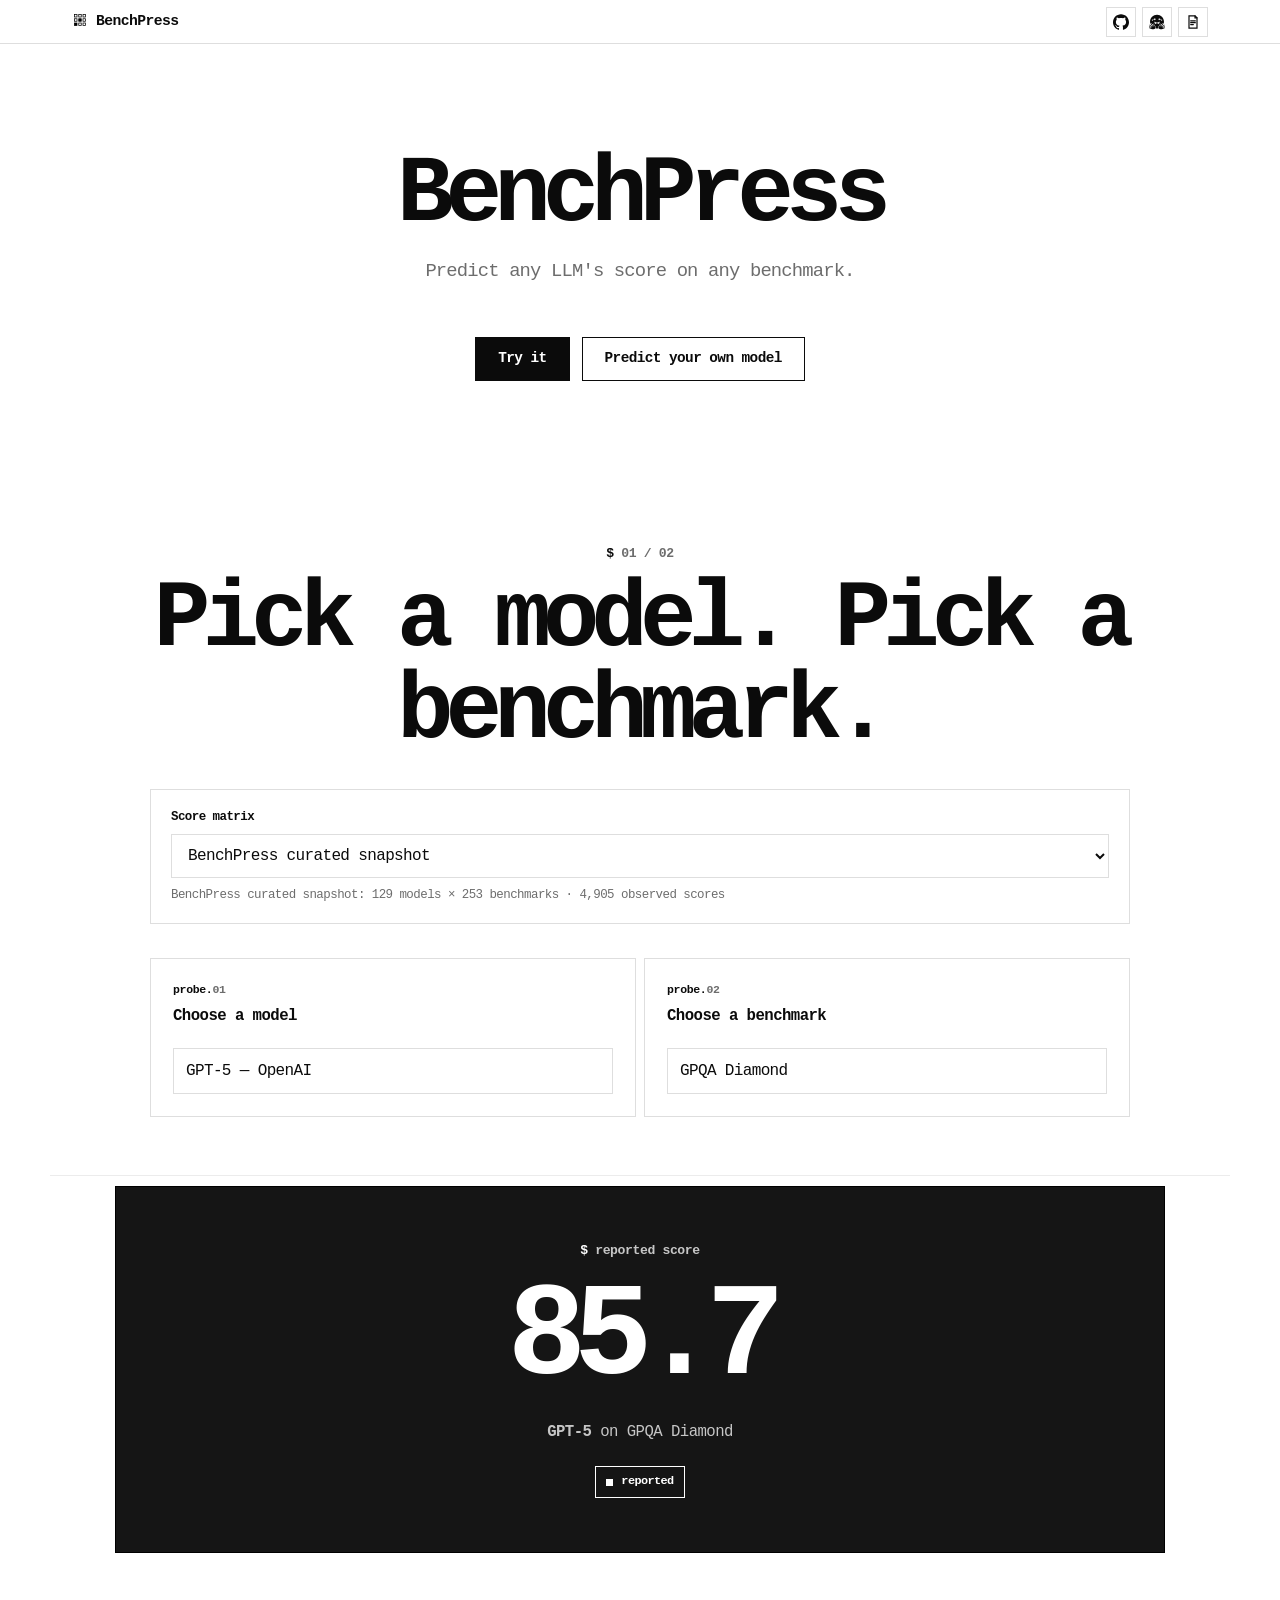
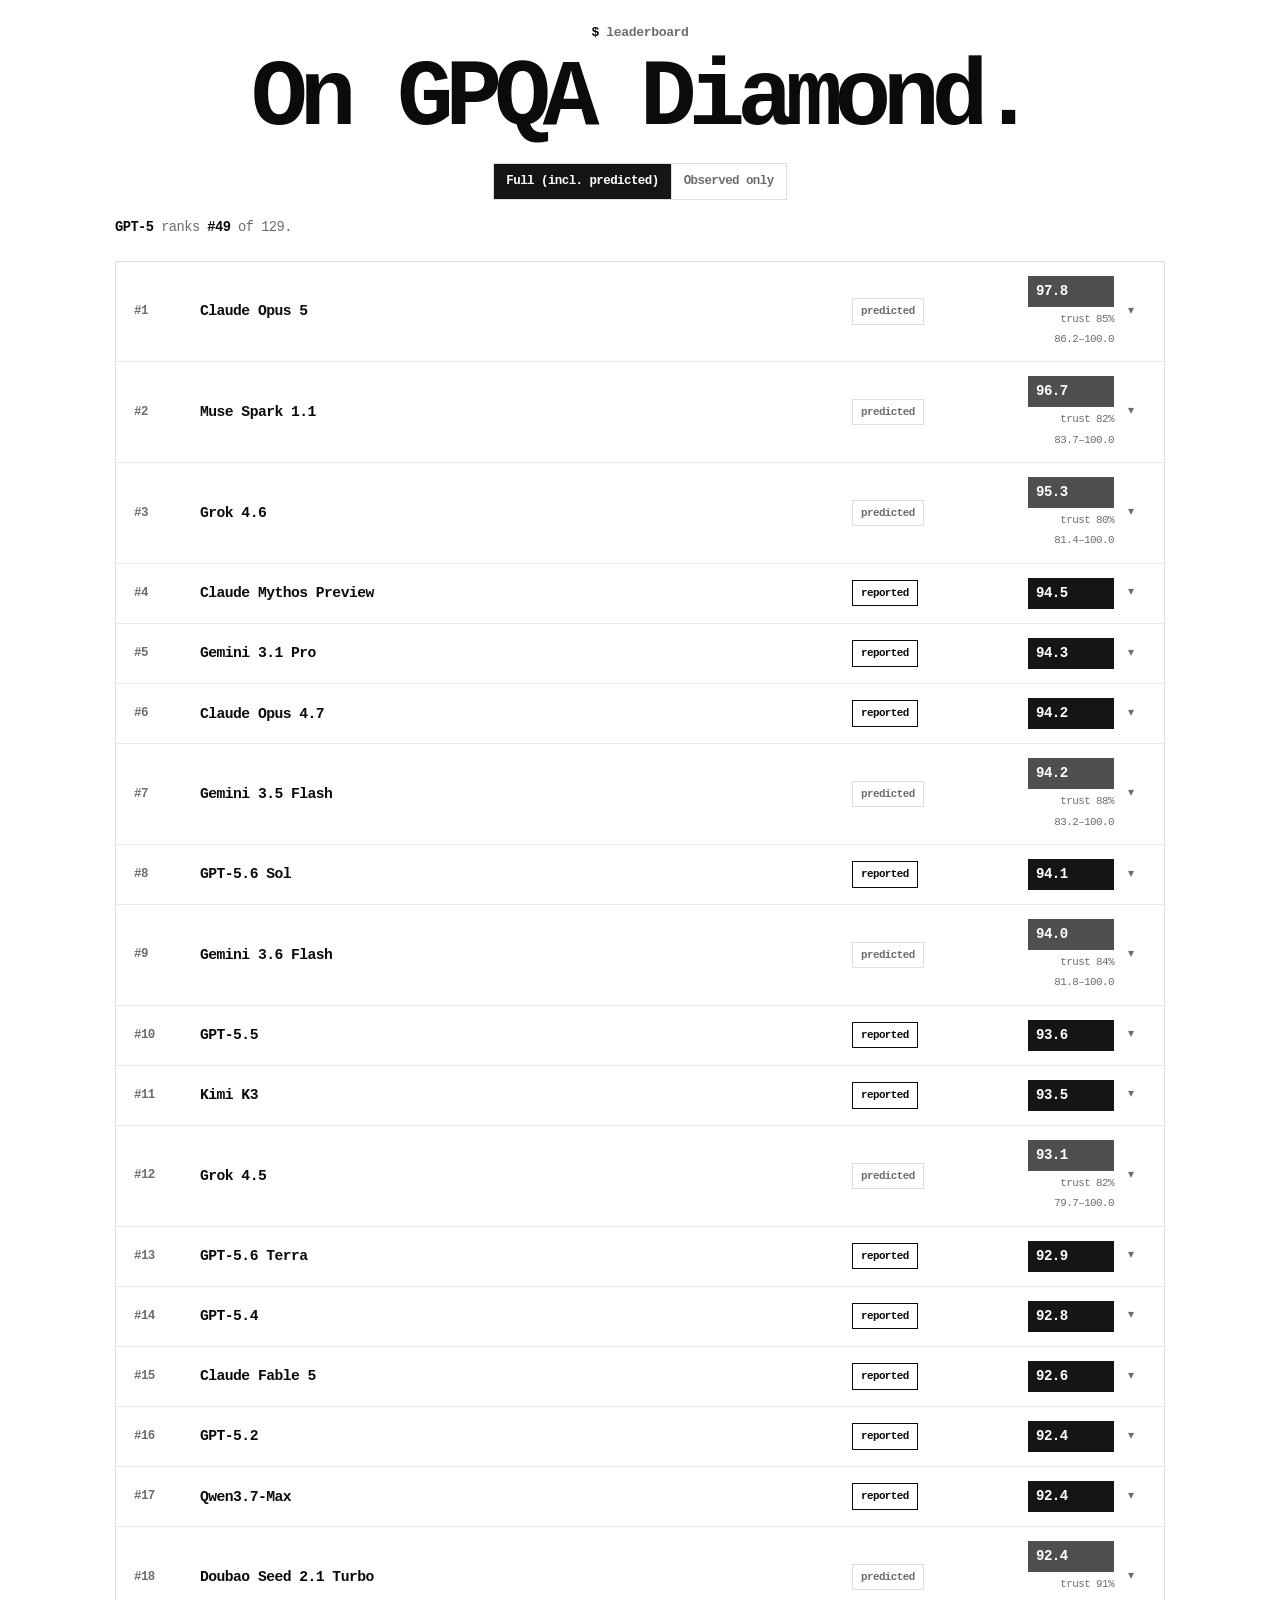
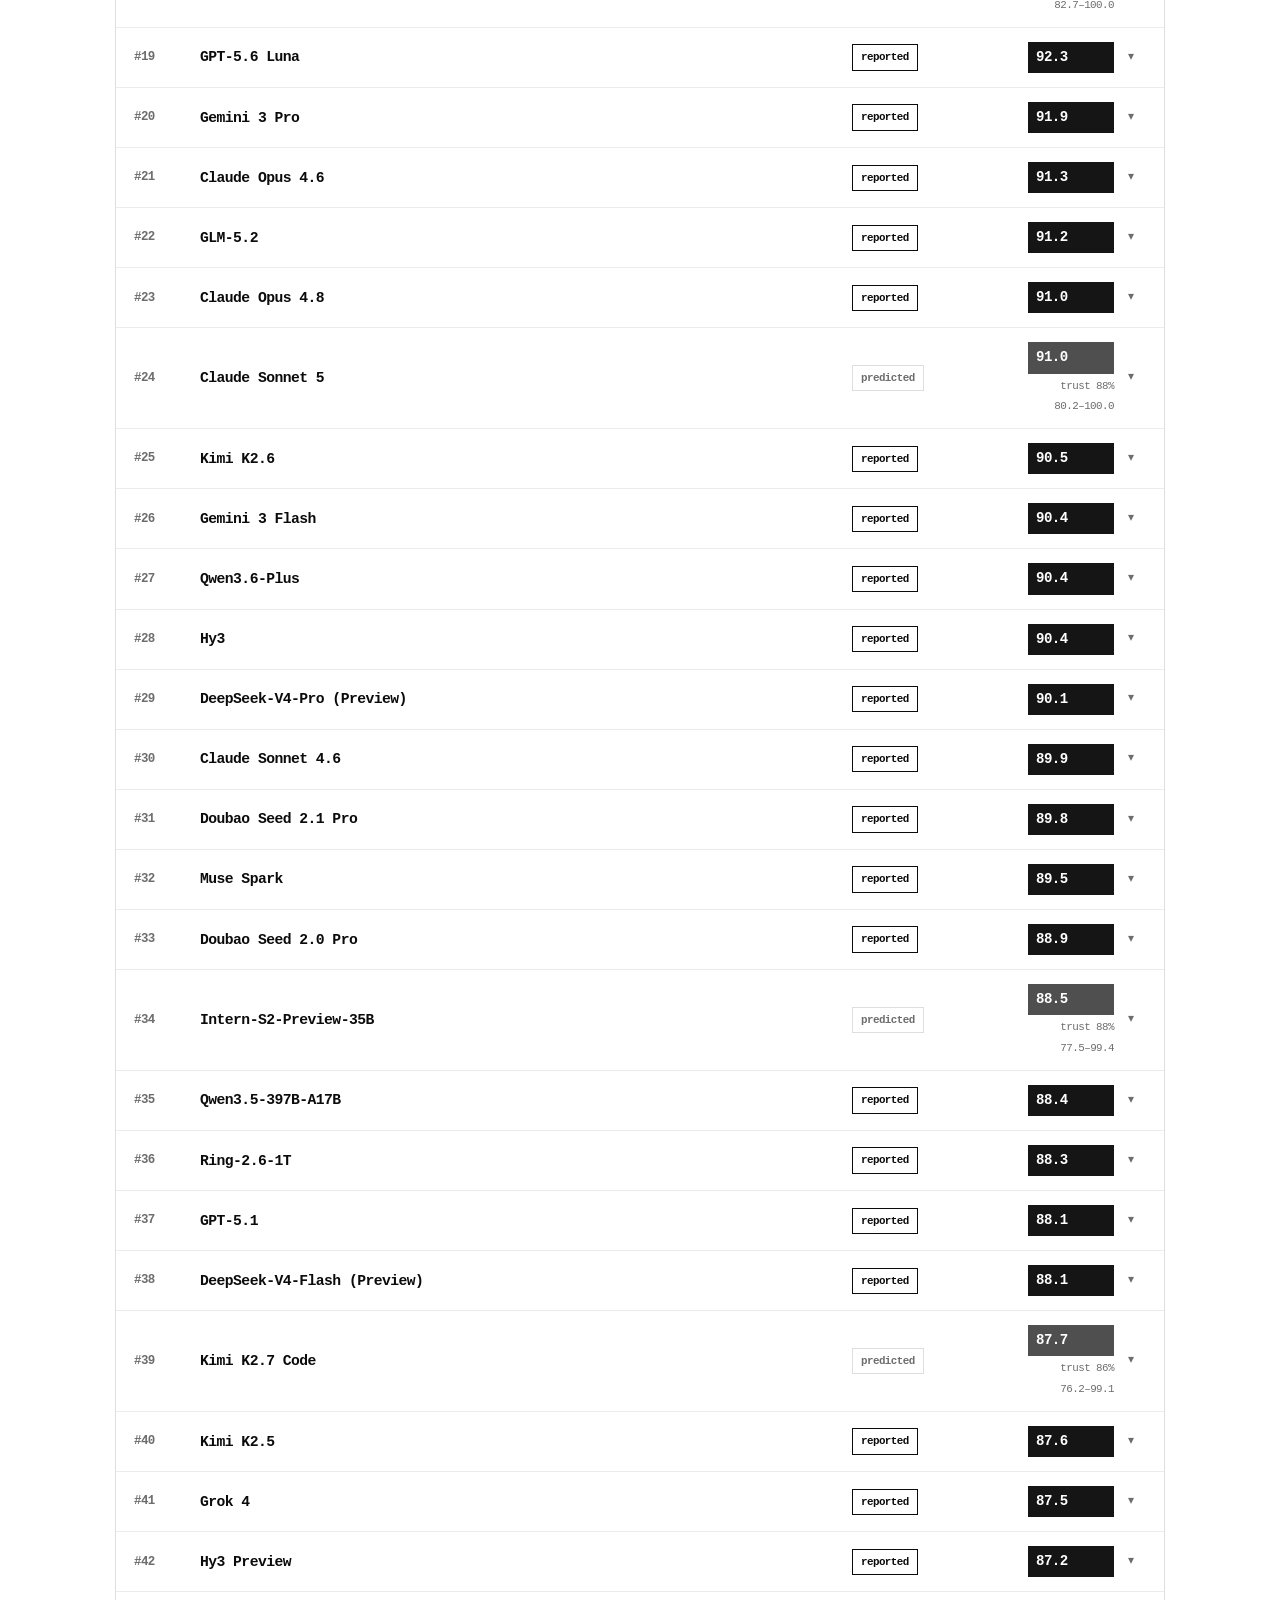
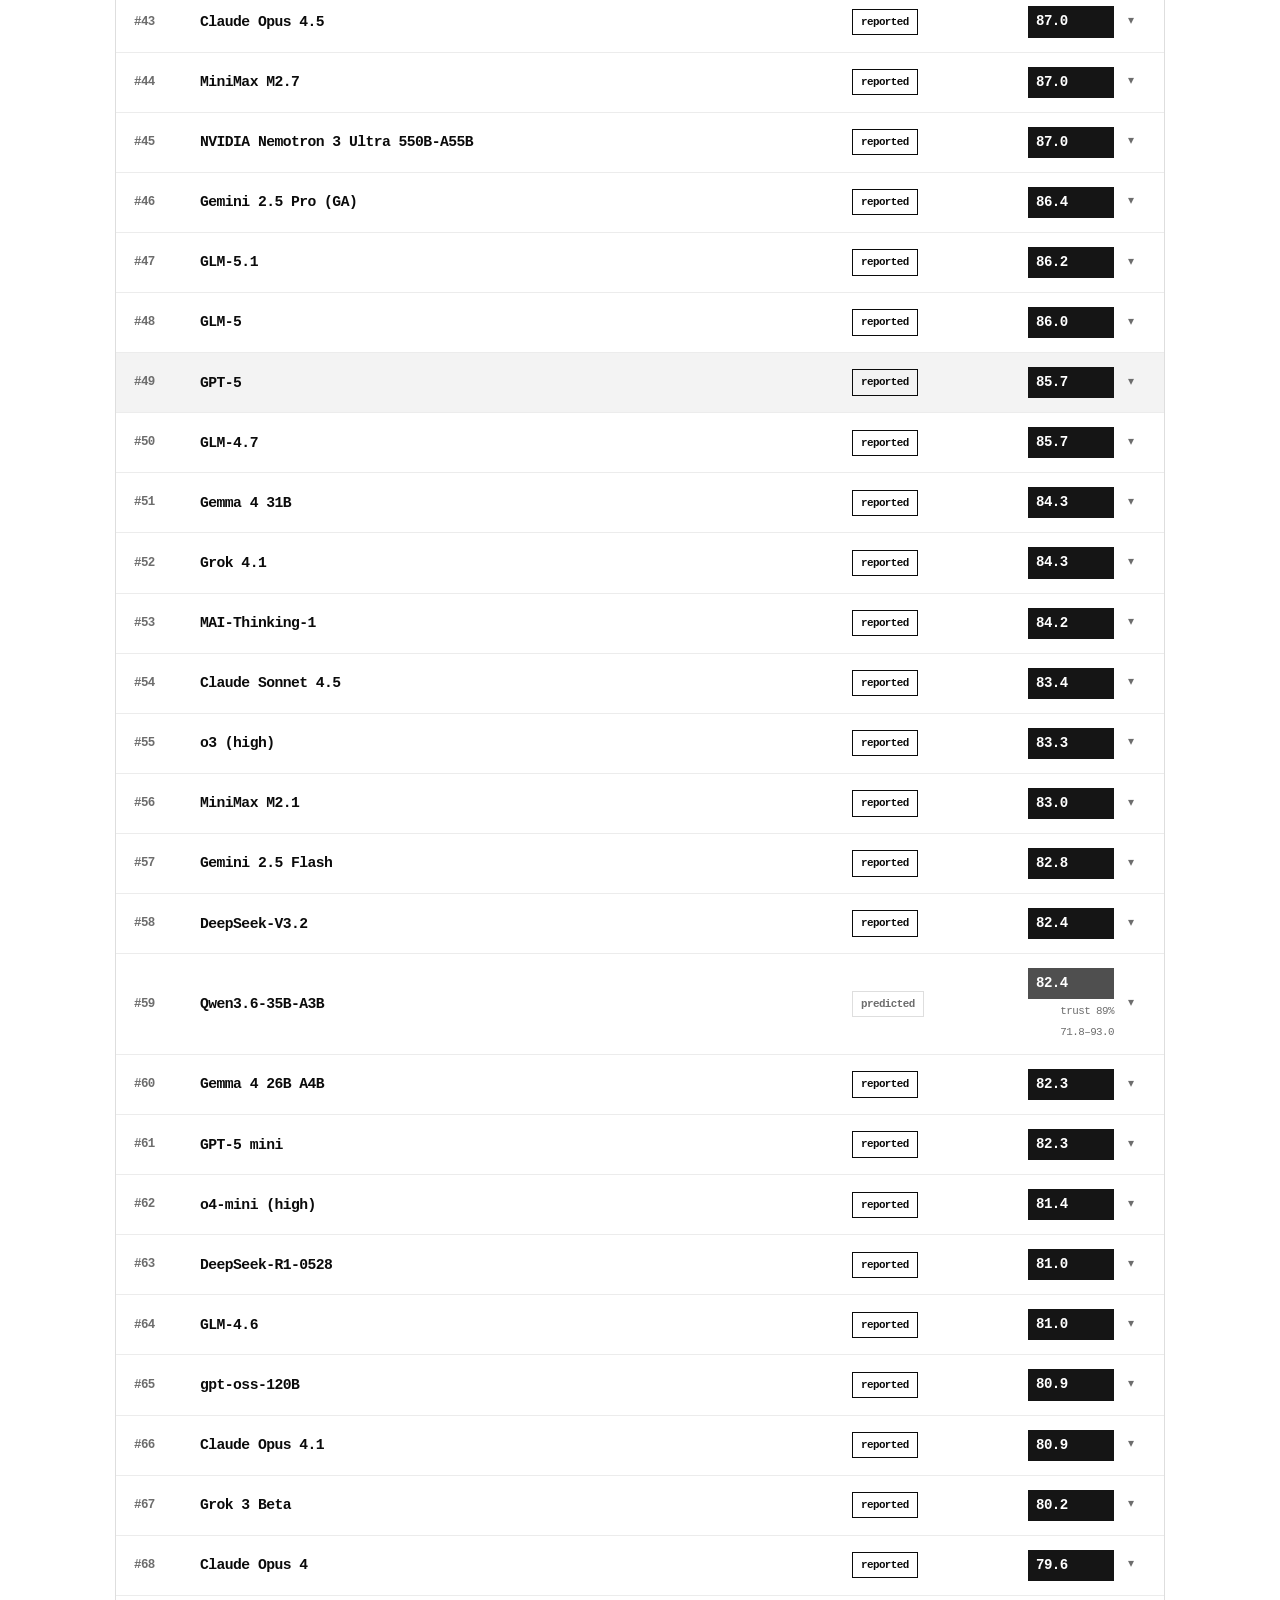
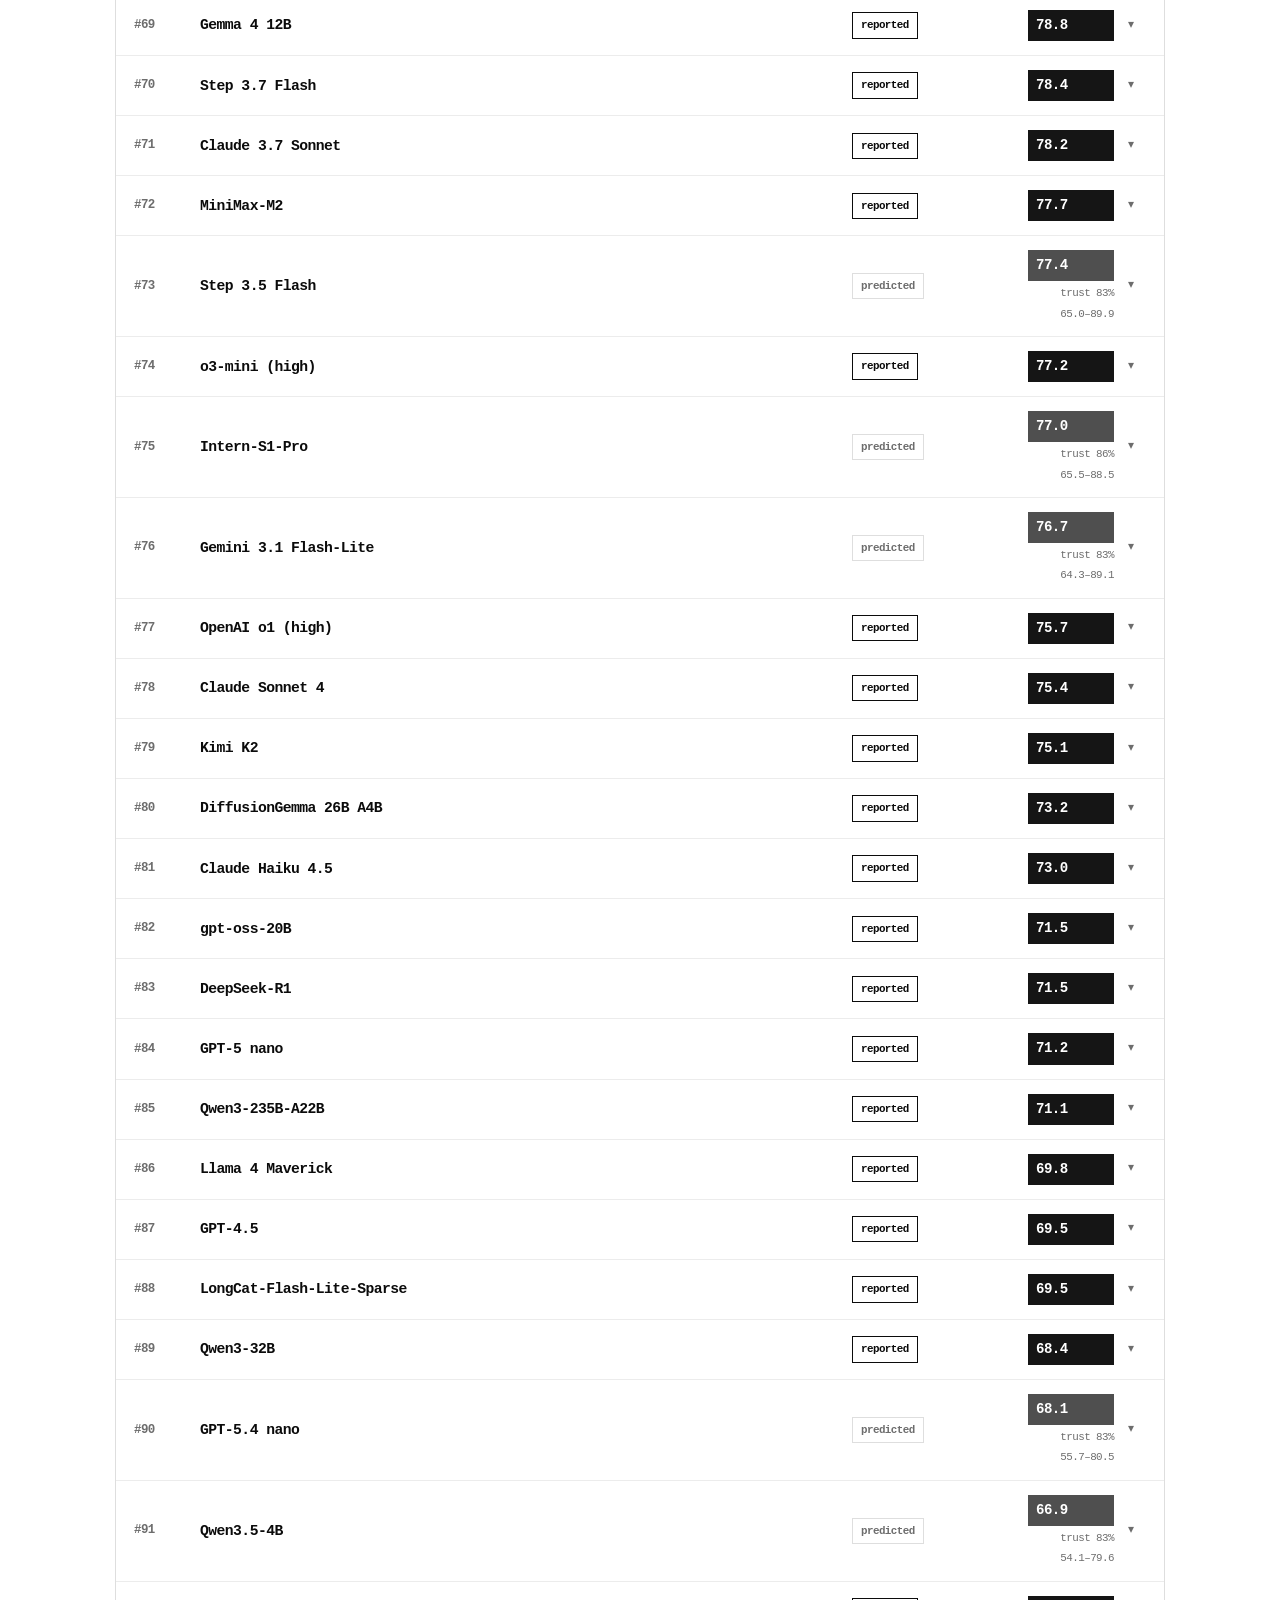
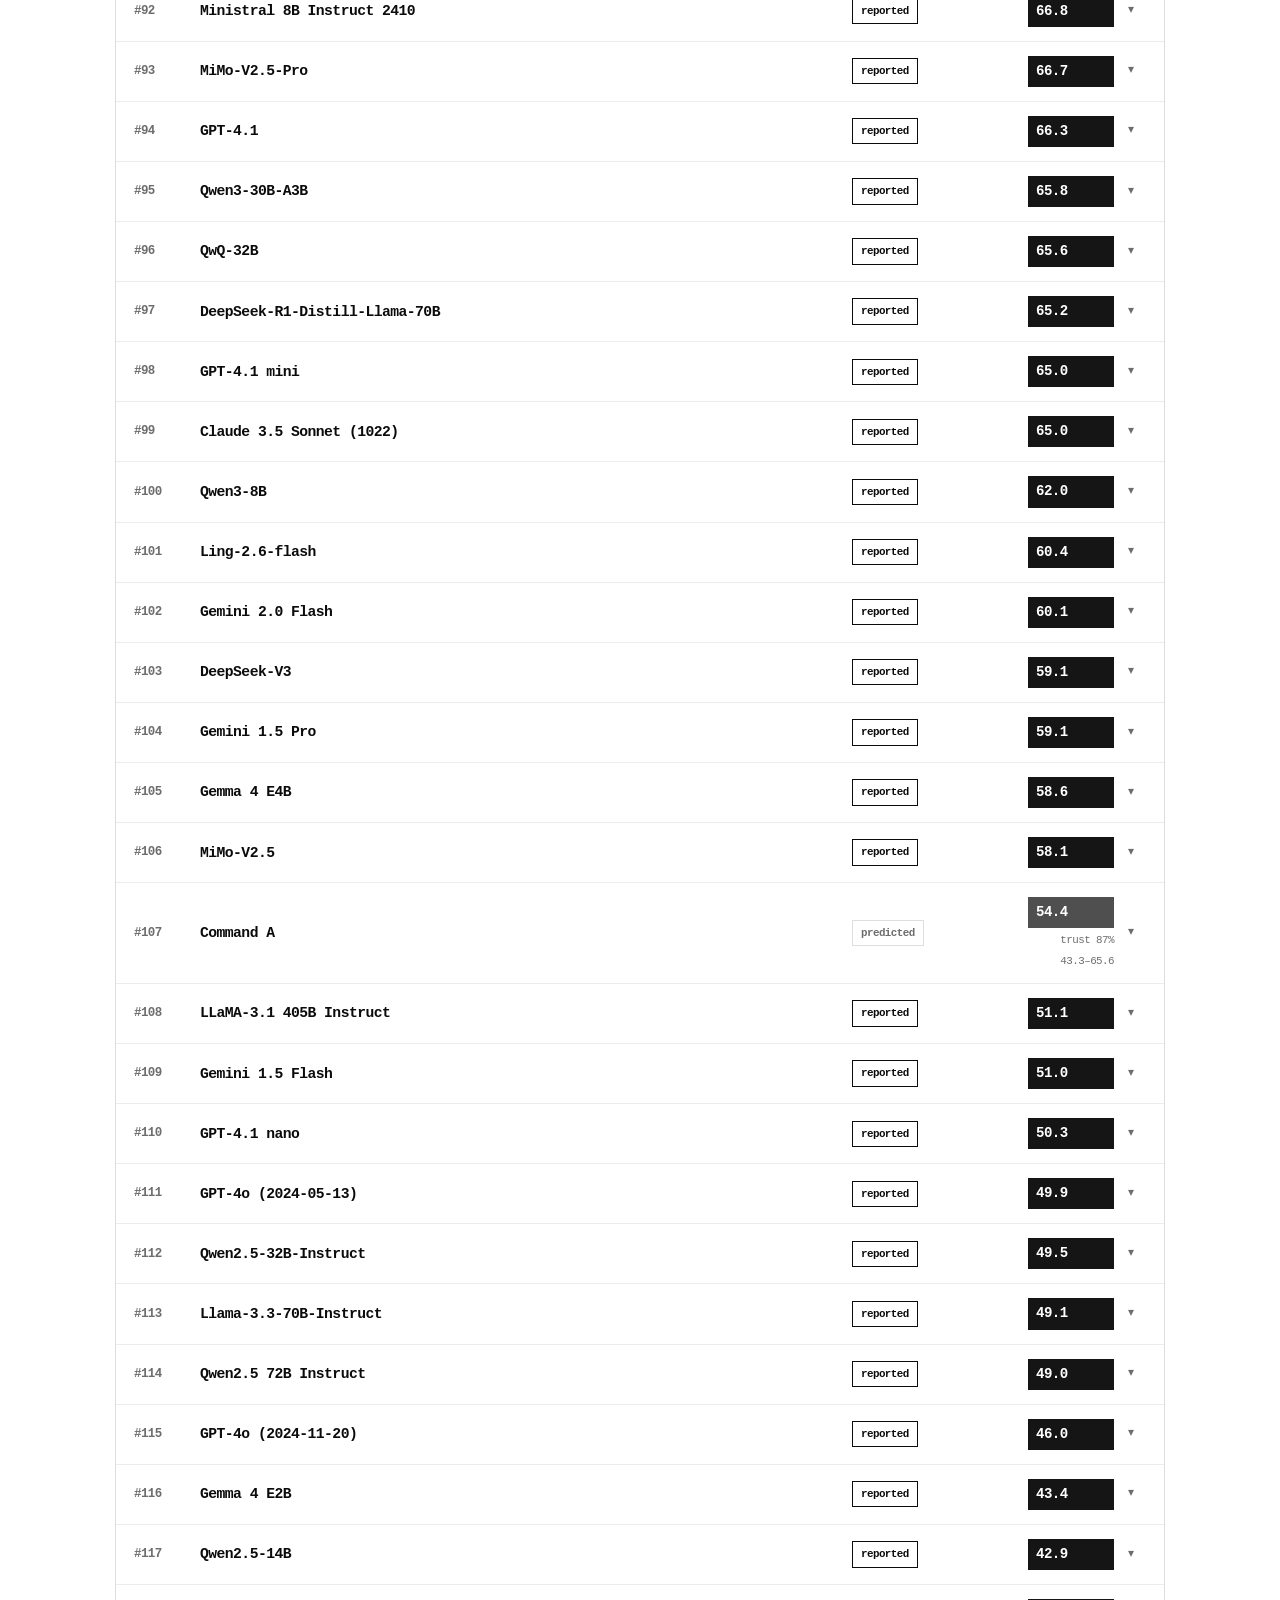
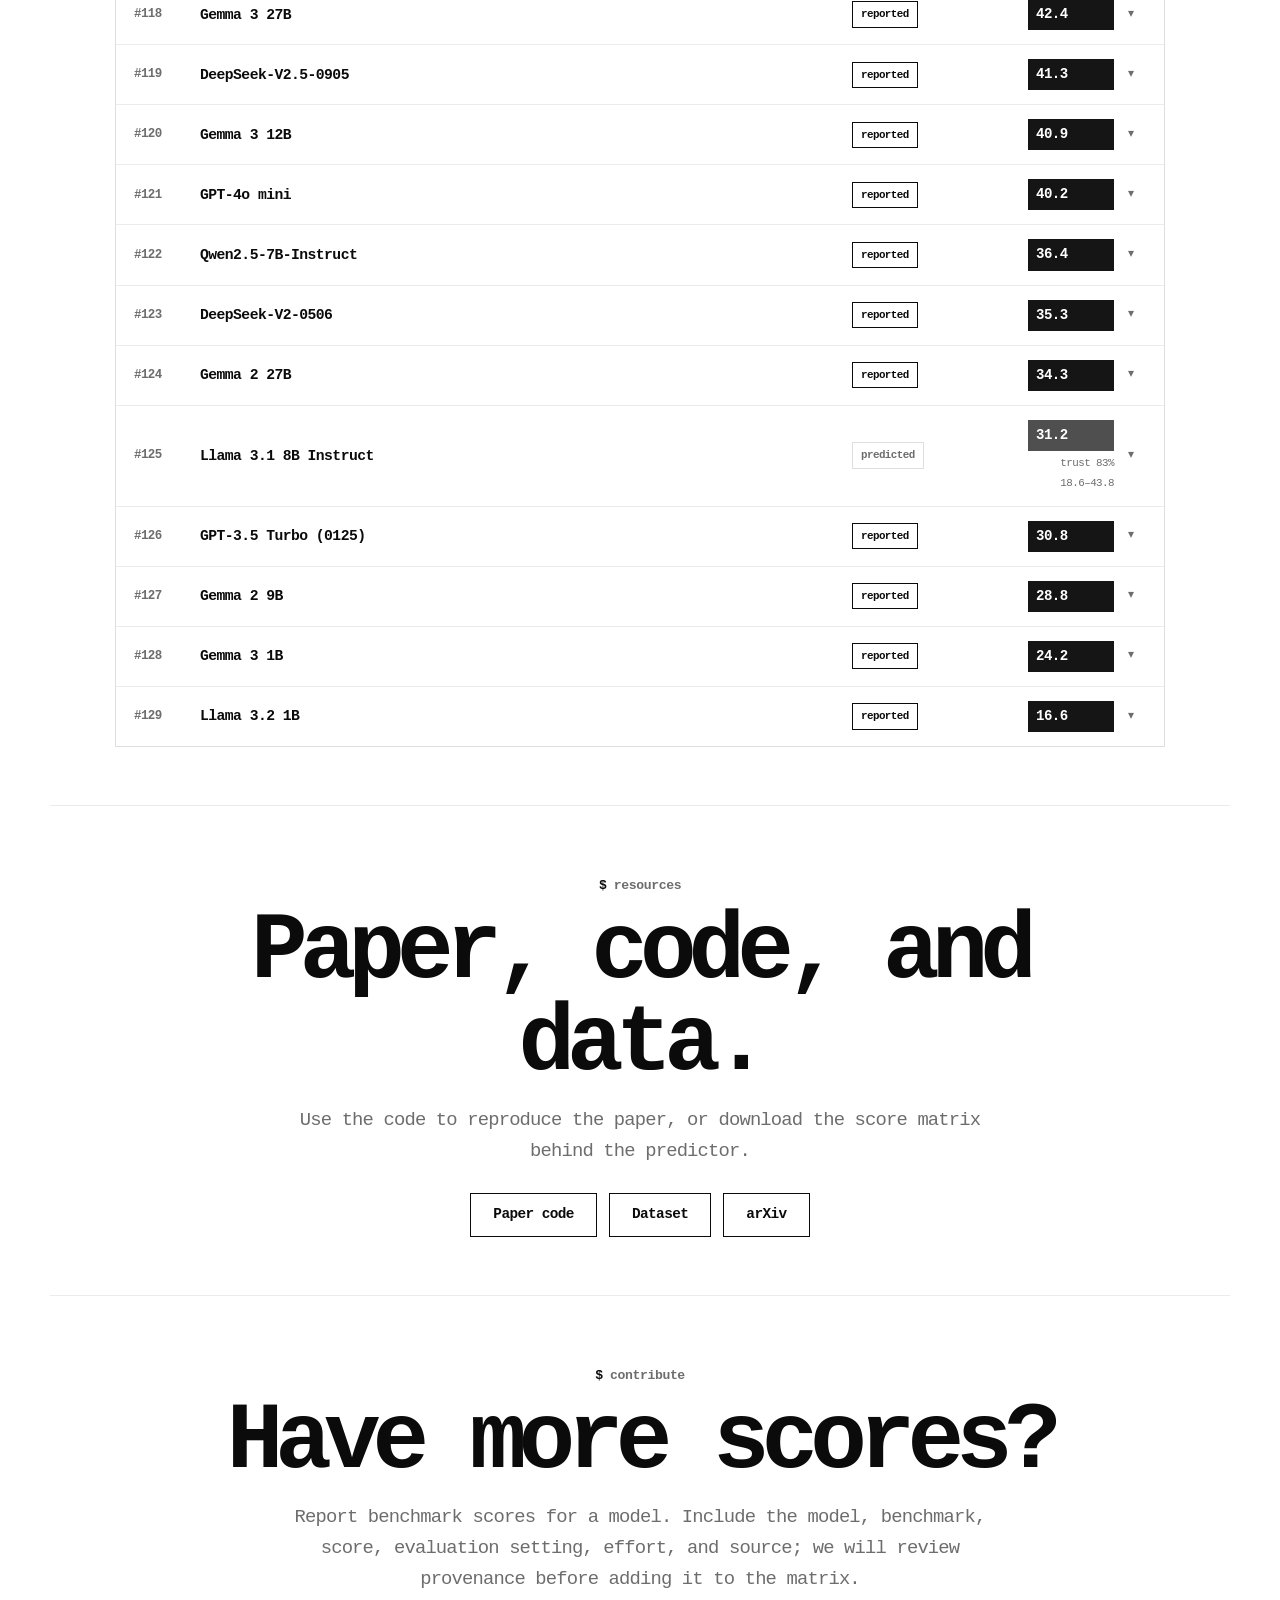
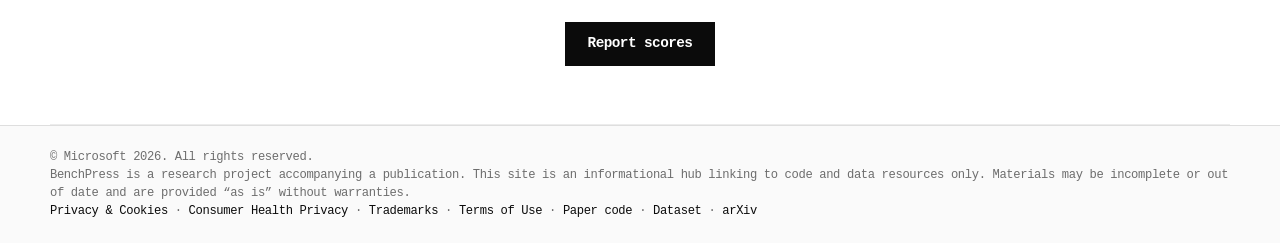
<file: website/index.html>
<!DOCTYPE html>
<html lang="en">
<head>
<meta charset="UTF-8">
<meta name="viewport" content="width=device-width, initial-scale=1.0">
<title>BenchPress · Predict LLM Scores</title>
<link rel="icon" href="data:image/svg+xml,%3Csvg xmlns='http://www.w3.org/2000/svg' viewBox='0 0 64 64'%3E%3Crect width='64' height='64' fill='white'/%3E%3Cg stroke='%23000' stroke-width='3' fill='white'%3E%3Crect x='10' y='10' width='10' height='10'/%3E%3Crect x='27' y='10' width='10' height='10'/%3E%3Crect x='44' y='10' width='10' height='10'/%3E%3Crect x='10' y='27' width='10' height='10'/%3E%3Crect x='27' y='27' width='10' height='10' fill='%23000'/%3E%3Crect x='44' y='27' width='10' height='10'/%3E%3Crect x='10' y='44' width='10' height='10' fill='%23000'/%3E%3Crect x='27' y='44' width='10' height='10'/%3E%3Crect x='44' y='44' width='10' height='10'/%3E%3C/g%3E%3C/svg%3E">
<link rel="stylesheet" href="style.css?v=19">
<link rel="stylesheet" href="matrix-picker.css?v=4">
</head>
<body>

<nav>
  <div class="nav-inner">
    <a href="./" class="brand">BenchPress</a>
    <div class="nav-links" aria-label="Project links">
      <a class="icon-link" href="https://github.com/microsoft/benchpress" target="_blank" rel="noopener" aria-label="GitHub" title="GitHub">
        <svg viewBox="0 0 24 24" aria-hidden="true"><path d="M12 .297c-6.63 0-12 5.373-12 12 0 5.303 3.438 9.8 8.205 11.385.6.113.82-.258.82-.577 0-.285-.01-1.04-.015-2.04-3.338.724-4.042-1.61-4.042-1.61-.546-1.385-1.335-1.755-1.335-1.755-1.087-.744.084-.729.084-.729 1.205.084 1.838 1.236 1.838 1.236 1.07 1.835 2.809 1.305 3.495.998.108-.776.417-1.305.76-1.605-2.665-.3-5.466-1.332-5.466-5.93 0-1.31.465-2.38 1.235-3.22-.135-.303-.54-1.523.105-3.176 0 0 1.005-.322 3.3 1.23.96-.267 1.98-.399 3-.405 1.02.006 2.04.138 3 .405 2.28-1.552 3.285-1.23 3.285-1.23.645 1.653.24 2.873.12 3.176.765.84 1.23 1.91 1.23 3.22 0 4.61-2.805 5.625-5.475 5.92.42.36.81 1.096.81 2.22 0 1.606-.015 2.896-.015 3.286 0 .315.21.69.825.57C20.565 22.092 24 17.592 24 12.297c0-6.627-5.373-12-12-12"/></svg>
      </a>
      <a class="icon-link" href="https://huggingface.co/datasets/microsoft/benchpress-score-matrix" target="_blank" rel="noopener" aria-label="Hugging Face dataset" title="Hugging Face">
        <svg viewBox="0 0 24 24" aria-hidden="true"><path d="M12.025 1.13c-5.77 0-10.449 4.647-10.449 10.378 0 1.112.178 2.181.503 3.185.064-.222.203-.444.416-.577a.96.96 0 0 1 .524-.15c.293 0 .584.124.84.284.278.173.48.408.71.694.226.282.458.611.684.951v-.014c.017-.324.106-.622.264-.874s.403-.487.762-.543c.3-.047.596.06.787.203s.31.313.4.467c.15.257.212.468.233.542.01.026.653 1.552 1.657 2.54.616.605 1.01 1.223 1.082 1.912.055.537-.096 1.059-.38 1.572.637.121 1.294.187 1.967.187.657 0 1.298-.063 1.921-.178-.287-.517-.44-1.041-.384-1.581.07-.69.465-1.307 1.081-1.913 1.004-.987 1.647-2.513 1.657-2.539.021-.074.083-.285.233-.542.09-.154.208-.323.4-.467a1.08 1.08 0 0 1 .787-.203c.359.056.604.29.762.543s.247.55.265.874v.015c.225-.34.457-.67.683-.952.23-.286.432-.52.71-.694.257-.16.547-.284.84-.285a.97.97 0 0 1 .524.151c.228.143.373.388.43.625l.006.04a10.3 10.3 0 0 0 .534-3.273c0-5.731-4.678-10.378-10.449-10.378M8.327 6.583a1.5 1.5 0 0 1 .713.174 1.487 1.487 0 0 1 .617 2.013c-.183.343-.762-.214-1.102-.094-.38.134-.532.914-.917.71a1.487 1.487 0 0 1 .69-2.803m7.486 0a1.487 1.487 0 0 1 .689 2.803c-.385.204-.536-.576-.916-.71-.34-.12-.92.437-1.103.094a1.487 1.487 0 0 1 .617-2.013 1.5 1.5 0 0 1 .713-.174m-10.68 1.55a.96.96 0 1 1 0 1.921.96.96 0 0 1 0-1.92m13.838 0a.96.96 0 1 1 0 1.92.96.96 0 0 1 0-1.92M8.489 11.458c.588.01 1.965 1.157 3.572 1.164 1.607-.007 2.984-1.155 3.572-1.164.196-.003.305.12.305.454 0 .886-.424 2.328-1.563 3.202-.22-.756-1.396-1.366-1.63-1.32q-.011.001-.02.006l-.044.026-.01.008-.03.024q-.018.017-.035.036l-.032.04a1 1 0 0 0-.058.09l-.014.025q-.049.088-.11.19a1 1 0 0 1-.083.116 1.2 1.2 0 0 1-.173.18q-.035.029-.075.058a1.3 1.3 0 0 1-.251-.243 1 1 0 0 1-.076-.107c-.124-.193-.177-.363-.337-.444-.034-.016-.104-.008-.2.022q-.094.03-.216.087-.06.028-.125.063l-.13.074q-.067.04-.136.086a3 3 0 0 0-.135.096 3 3 0 0 0-.26.219 2 2 0 0 0-.12.121 2 2 0 0 0-.106.128l-.002.002a2 2 0 0 0-.09.132l-.001.001a1.2 1.2 0 0 0-.105.212q-.013.036-.024.073c-1.139-.875-1.563-2.317-1.563-3.203 0-.334.109-.457.305-.454m.836 10.354c.824-1.19.766-2.082-.365-3.194-1.13-1.112-1.789-2.738-1.789-2.738s-.246-.945-.806-.858-.97 1.499.202 2.362c1.173.864-.233 1.45-.685.64-.45-.812-1.683-2.896-2.322-3.295s-1.089-.175-.938.647 2.822 2.813 2.562 3.244-1.176-.506-1.176-.506-2.866-2.567-3.49-1.898.473 1.23 2.037 2.16c1.564.932 1.686 1.178 1.464 1.53s-3.675-2.511-4-1.297c-.323 1.214 3.524 1.567 3.287 2.405-.238.839-2.71-1.587-3.216-.642-.506.946 3.49 2.056 3.522 2.064 1.29.33 4.568 1.028 5.713-.624m5.349 0c-.824-1.19-.766-2.082.365-3.194 1.13-1.112 1.789-2.738 1.789-2.738s.246-.945.806-.858.97 1.499-.202 2.362c-1.173.864.233 1.45.685.64.451-.812 1.683-2.896 2.322-3.295s1.089-.175.938.647-2.822 2.813-2.562 3.244 1.176-.506 1.176-.506 2.866-2.567 3.49-1.898-.473 1.23-2.037 2.16c-1.564.932-1.686 1.178-1.464 1.53s3.675-2.511 4-1.297c.323 1.214-3.524 1.567-3.287 2.405.238.839 2.71-1.587 3.216-.642.506.946-3.49 2.056-3.522 2.064-1.29.33-4.568 1.028-5.713-.624"/></svg>
      </a>
      <a class="icon-link" href="https://arxiv.org/pdf/2606.24020" target="_blank" rel="noopener" aria-label="arXiv" title="arXiv">
        <svg viewBox="0 0 24 24" aria-hidden="true"><path d="M6 2.8h9l3 3v15.4H6V2.8Z" fill="none" stroke="currentColor" stroke-width="1.8"/><path d="M15 2.8v3h3M8.5 10.2h7M8.5 13h7M8.5 15.8h4" fill="none" stroke="currentColor" stroke-width="1.8" stroke-linecap="round"/></svg>
      </a>
    </div>
  </div>
</nav>

<!-- HERO TILE: light grey, minimal headline + 2 pills -->
<section class="tile">
  <h1 class="tile-title">BenchPress</h1>
  <p class="tile-sub">Predict any LLM's score on any benchmark.</p>
  <div class="btn-row">
    <a href="#picker" class="btn btn-fill">Try it</a>
    <a href="add-model/" class="btn btn-outline">Predict your own model</a>
  </div>
</section>

<!-- PICKER TILE -->
<section class="tile" id="picker">
  <p class="tile-eyebrow">01 / 02</p>
  <h2 class="tile-title">Pick a model. Pick a benchmark.</h2>
  <div class="matrix-picker">
    <label for="matrix-source">Score matrix</label>
    <select id="matrix-source">
      <option value="benchpress">BenchPress curated snapshot</option>
      <option value="eee">Every Eval Ever (EEE)</option>
      <option value="helm">HELM</option>
      <option value="upload">Upload your own</option>
    </select>
    <p id="matrix-status">Loading BenchPress matrix…</p>
  </div>
  <div id="matrix-upload" class="matrix-upload" hidden>
    <div>
      <strong>Upload <code>scores.csv</code> and optional <code>scores.meta.json</code>.</strong>
      <p>Rows are models, columns are benchmarks, and blank cells are scores to predict. Files stay in your browser.</p>
    </div>
    <div class="matrix-upload-actions">
      <label class="btn btn-outline matrix-file-button">
        Select files
        <input id="matrix-files" type="file" accept=".csv,.json" multiple>
      </label>
      <a href="matrix/benchpress-score-matrix-template.zip" class="btn btn-outline" download>Download template</a>
      <button id="matrix-run" class="btn btn-fill" hidden>Run BenchPress</button>
      <button id="matrix-download" class="btn btn-outline" hidden>Download predictions</button>
    </div>
  </div>
  <div class="pickrow">
    <div class="picklabel">
      <span class="step">01</span>
      <span class="steptext">Choose a model</span>
      <input id="model" list="model-list" autocomplete="off" placeholder="Type to search…" spellcheck="false">
      <datalist id="model-list"></datalist>
    </div>
    <div class="picklabel">
      <span class="step">02</span>
      <span class="steptext">Choose a benchmark</span>
      <input id="bench" list="bench-list" autocomplete="off" placeholder="Type to search…" spellcheck="false">
      <datalist id="bench-list"></datalist>
    </div>
  </div>
</section>

<!-- BIG RESULT TILE: dark accent (the only black tile, like the dark accent tile) -->
<section class="tile tile-dark" id="big">
  <p class="tile-eyebrow" id="big-eyebrow">Score</p>
  <div class="bigval" id="bigval">—</div>
  <div class="bigsub" id="bigsub">Select a model and benchmark above.</div>
</section>

<!-- LEADERBOARD TILE -->
<section class="tile">
  <p class="tile-eyebrow" id="lb-eyebrow">Leaderboard</p>
  <h2 class="tile-title" id="lb-title">On this benchmark.</h2>
  <div class="lb-toggle">
    <a href="#" class="lb-mode active" data-mode="full">Full (incl. predicted)</a>
    <a href="#" class="lb-mode" data-mode="obs">Observed only</a>
  </div>
  <p class="lb-myrank" id="lb-myrank"></p>
  <div class="rows" id="toprows"></div>
</section>

<!-- RESOURCES TILE -->
<section class="tile">
  <p class="tile-eyebrow">Resources</p>
  <h2 class="tile-title">Paper, code, and data.</h2>
  <p class="tile-sub">Use the code to reproduce the paper, or download the score matrix behind the predictor.</p>
  <div class="btn-row">
    <a href="https://github.com/microsoft/benchpress" class="btn btn-outline">Paper code</a>
    <a href="https://huggingface.co/datasets/microsoft/benchpress-score-matrix" class="btn btn-outline">Dataset</a>
    <a href="https://arxiv.org/pdf/2606.24020" class="btn btn-outline">arXiv</a>
  </div>
</section>

<!-- REPORT SCORES TILE -->
<section class="tile">
  <p class="tile-eyebrow">Contribute</p>
  <h2 class="tile-title">Have more scores?</h2>
  <p class="tile-sub">Report benchmark scores for a model. Include the model, benchmark, score, evaluation setting, effort, and source; we will review provenance before adding it to the matrix.</p>
  <div class="btn-row">
    <a href="report-scores/" class="btn btn-fill">Report scores</a>
  </div>
</section>

<footer>
  <div class="wrap">
    <p>&copy; Microsoft 2026. All rights reserved.</p>
    <p>BenchPress is a research project accompanying a publication. This site is an informational hub linking to code and data resources only. Materials may be incomplete or out of date and are provided &ldquo;as is&rdquo; without warranties.</p>
    <p><a href="https://go.microsoft.com/fwlink/?LinkId=521839">Privacy &amp; Cookies</a> · <a href="https://go.microsoft.com/fwlink/?linkid=2259814">Consumer Health Privacy</a> · <a href="https://www.microsoft.com/trademarks">Trademarks</a> · <a href="https://go.microsoft.com/fwlink/?LinkID=206977">Terms of Use</a> · <a href="https://github.com/microsoft/benchpress">Paper code</a> · <a href="https://huggingface.co/datasets/microsoft/benchpress-score-matrix">Dataset</a> · <a href="https://arxiv.org/pdf/2606.24020">arXiv</a></p>
  </div>
</footer>

<script src="matrix-loader.js?v=2"></script>
<script src="app.js?v=18"></script>
</body>
</html>
</file>
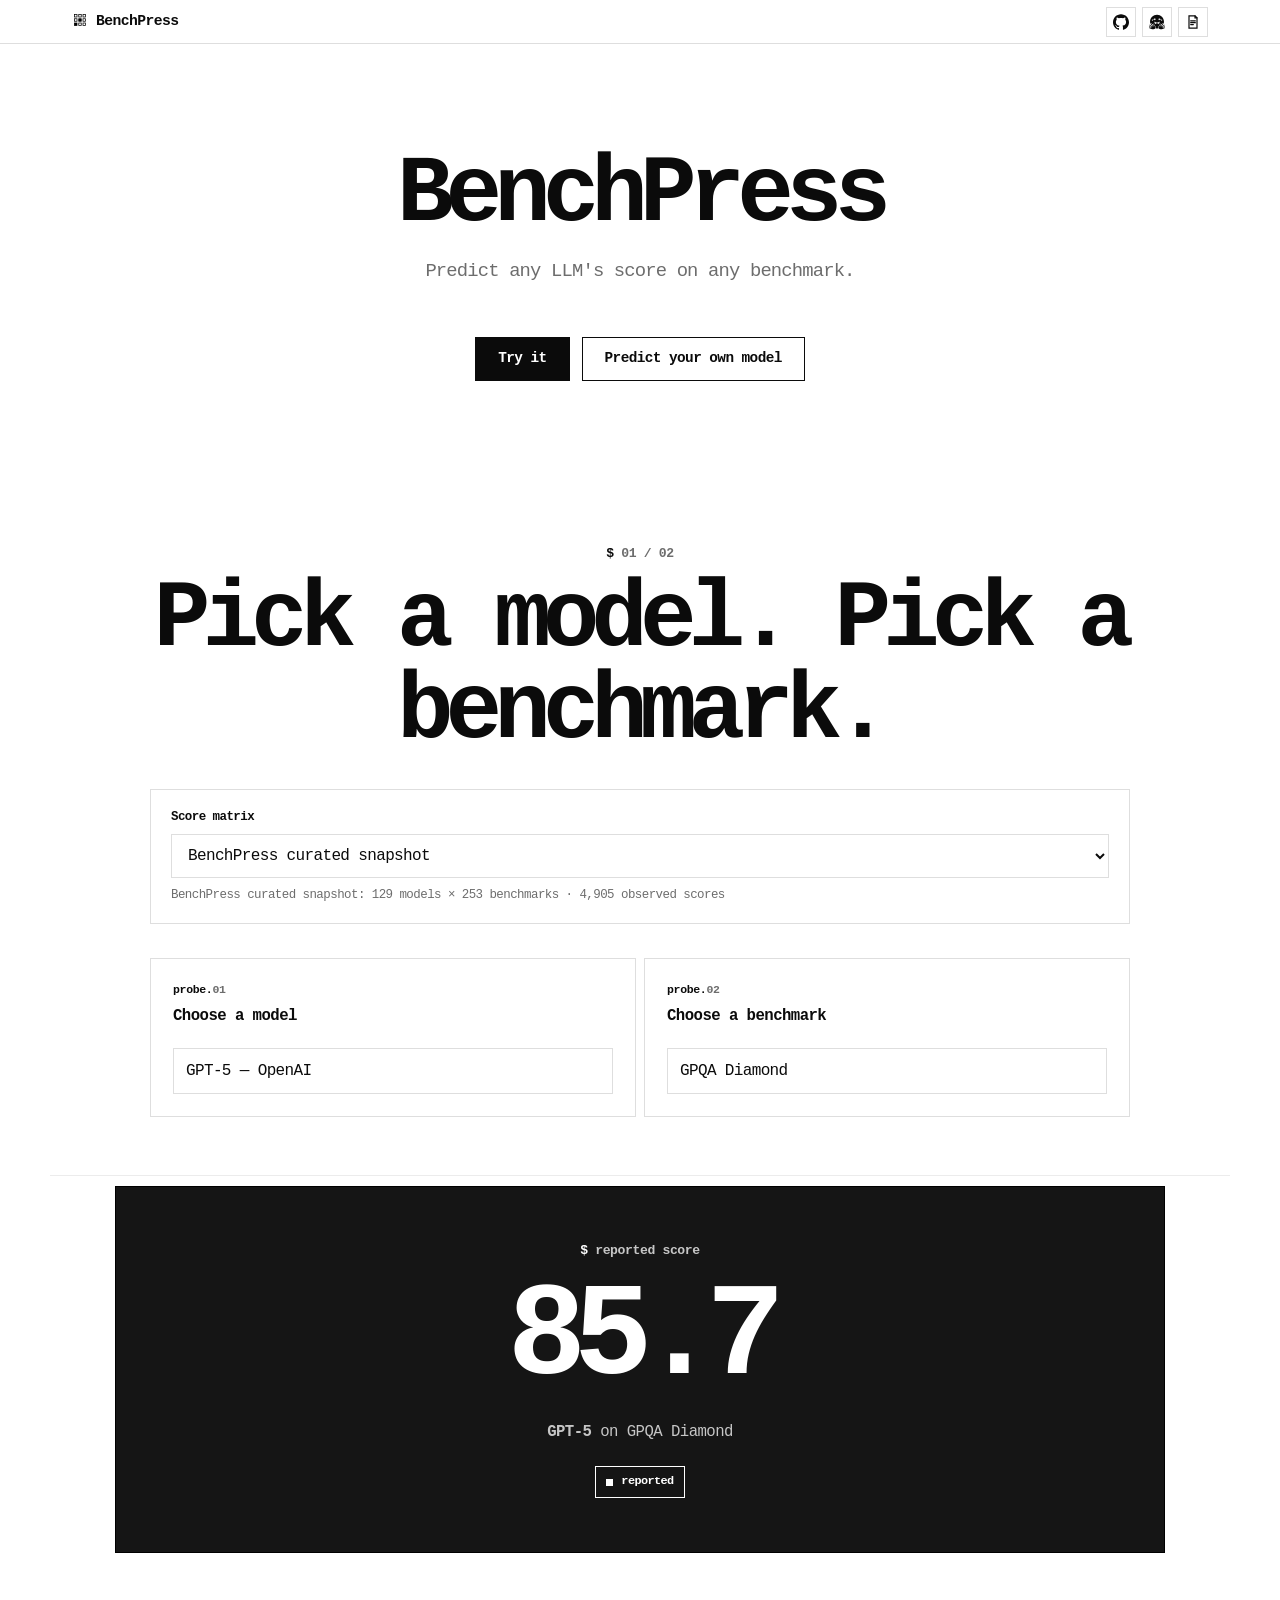
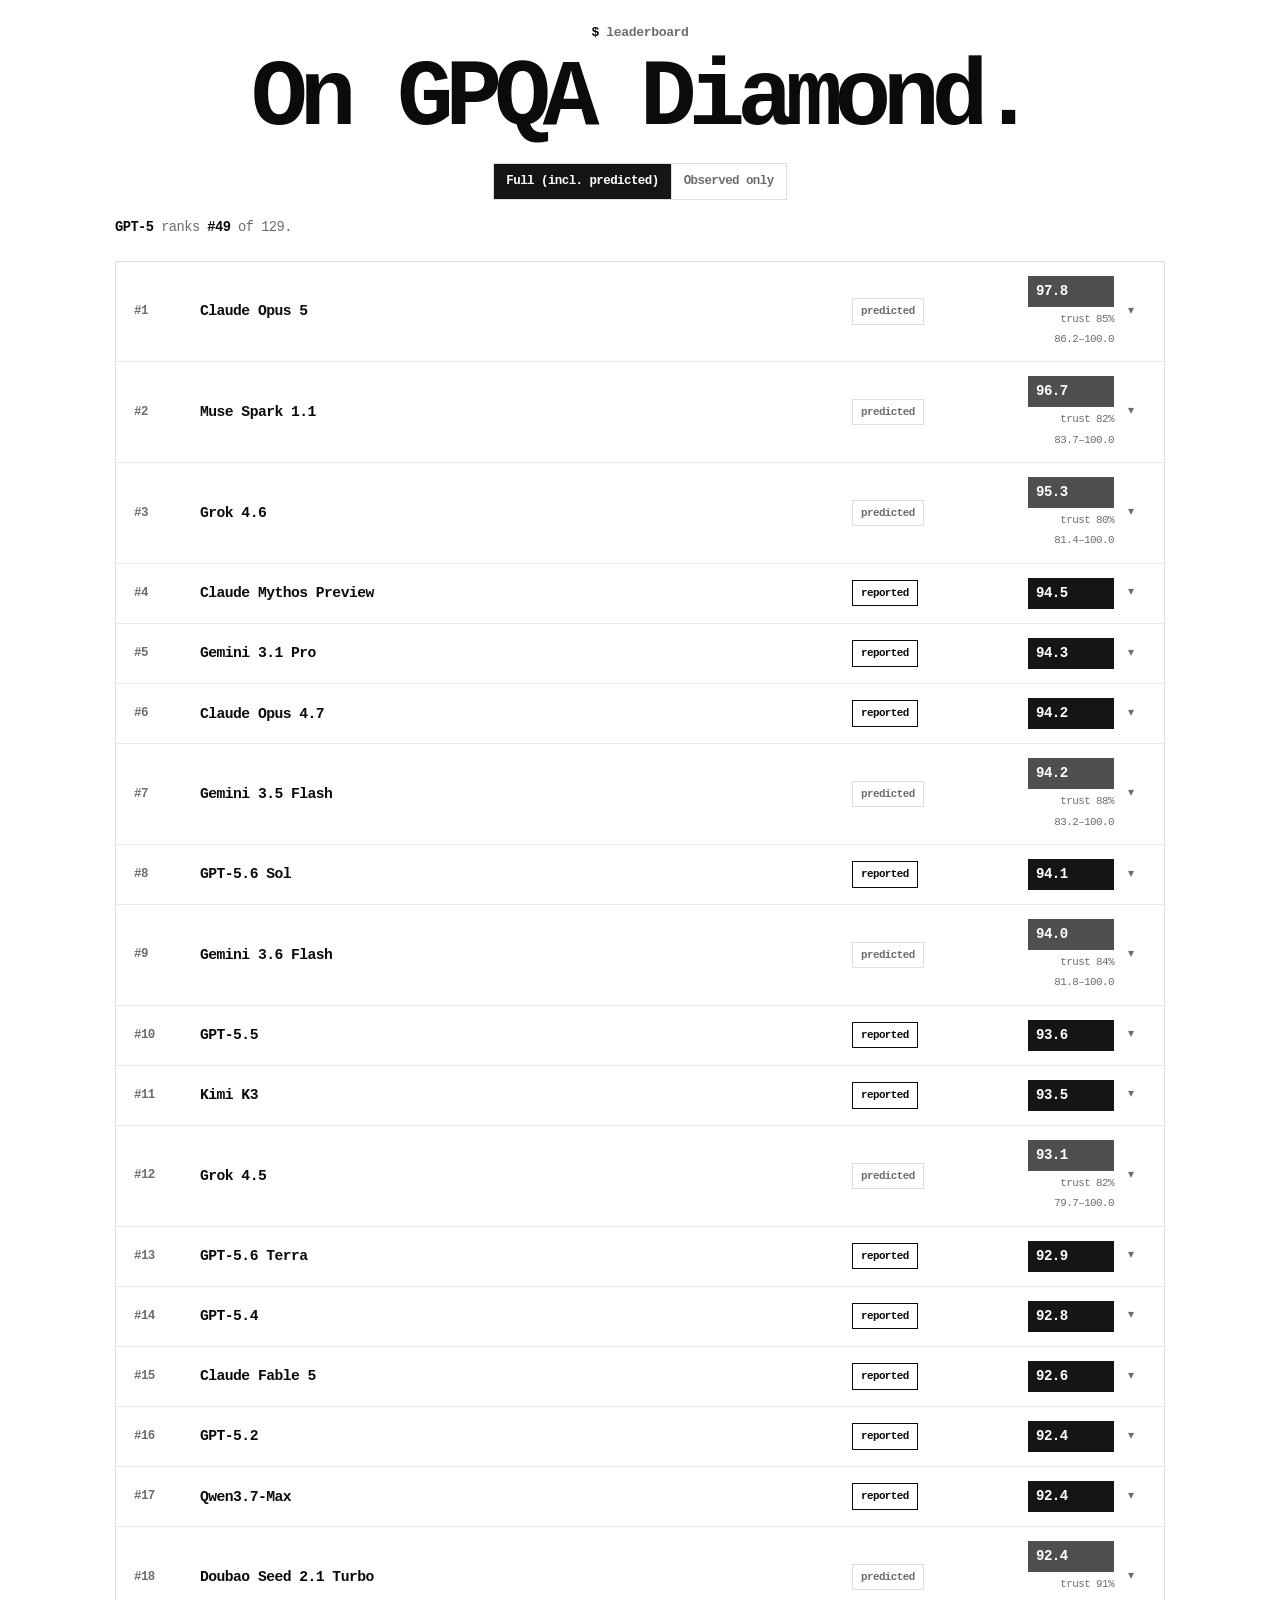
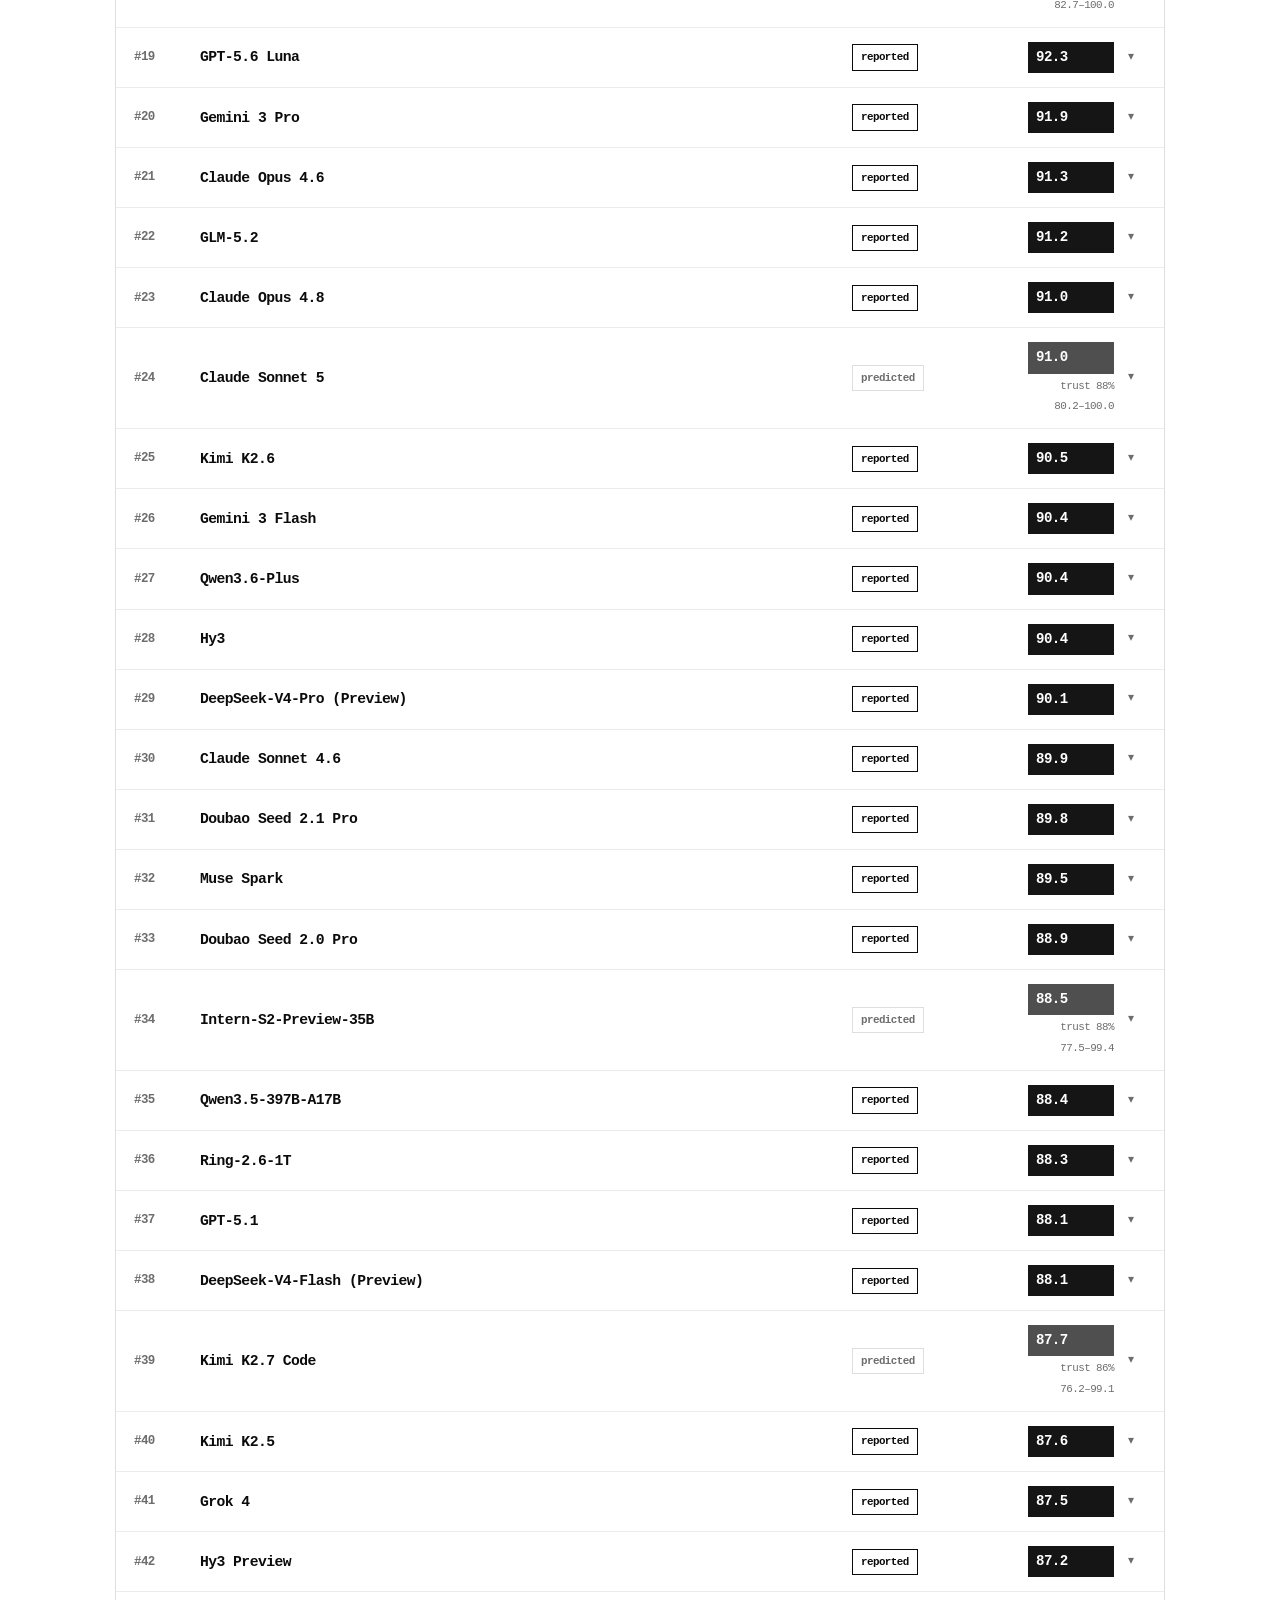
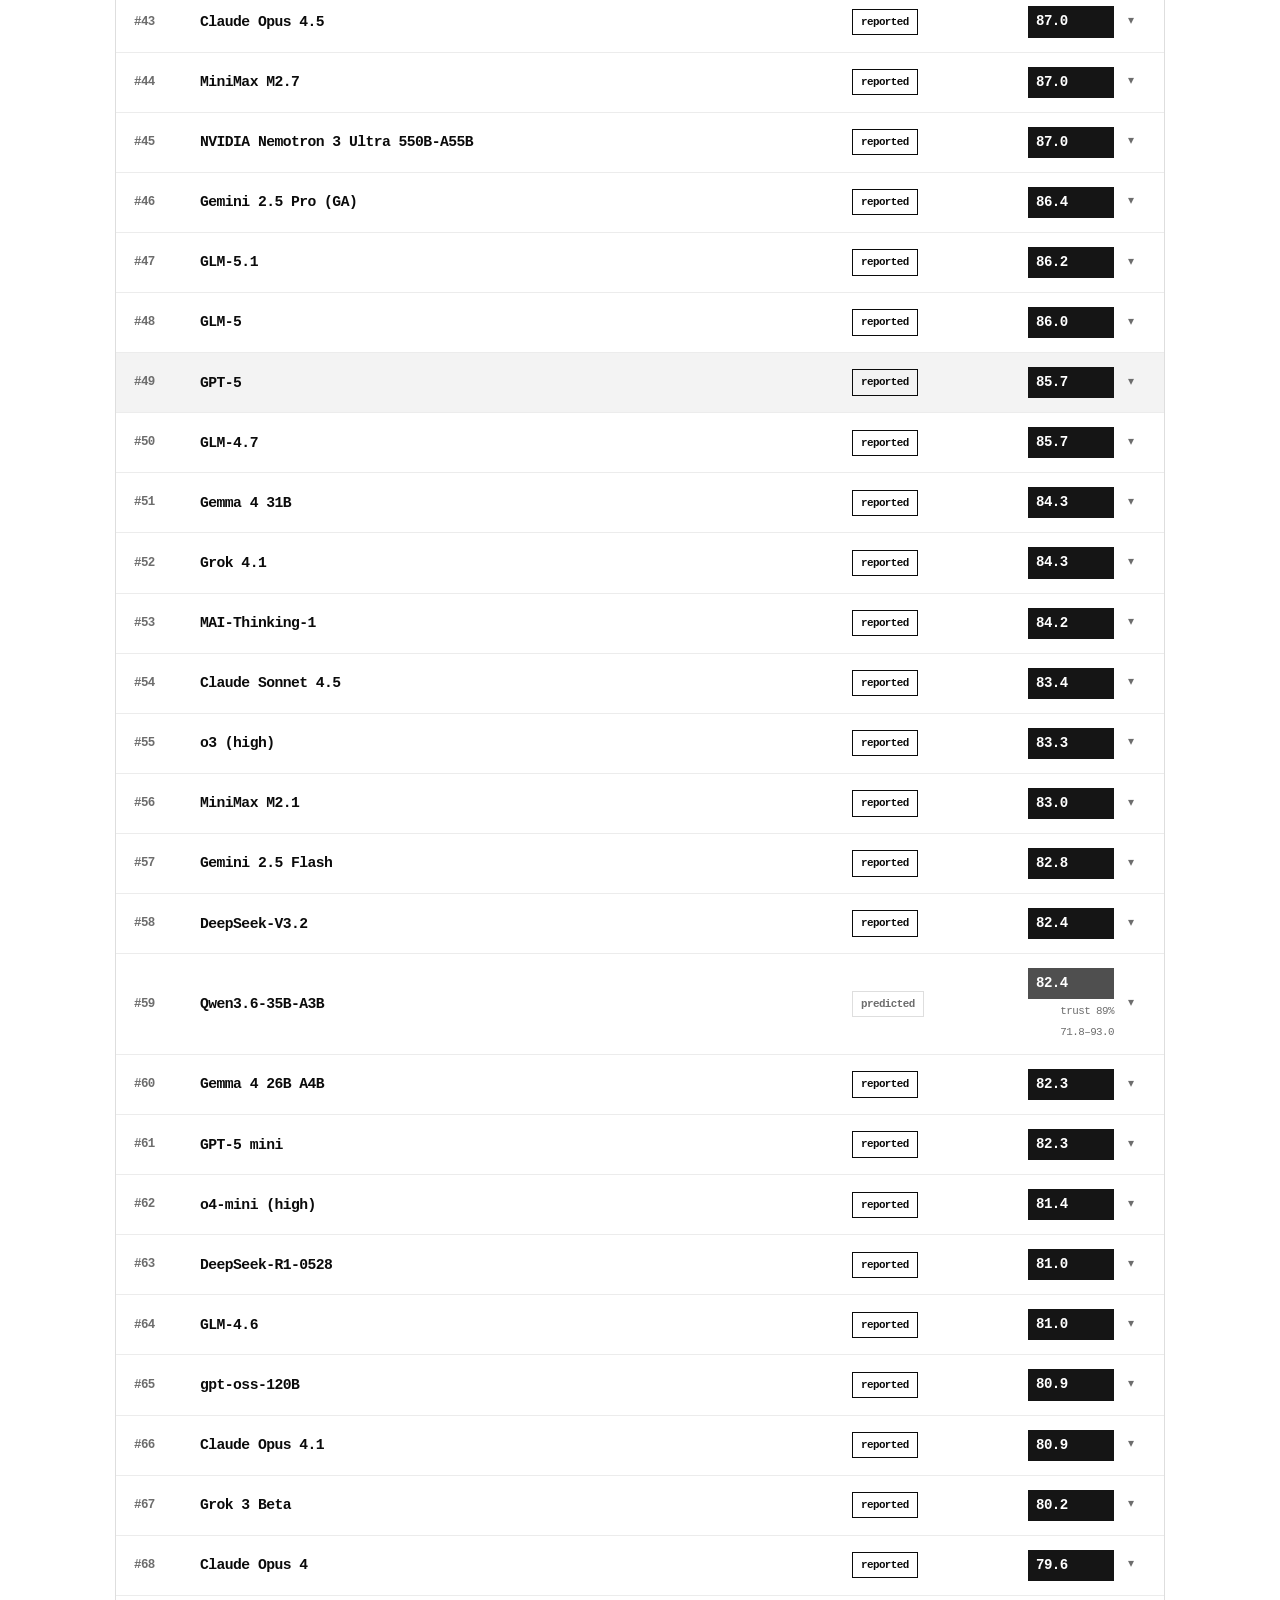
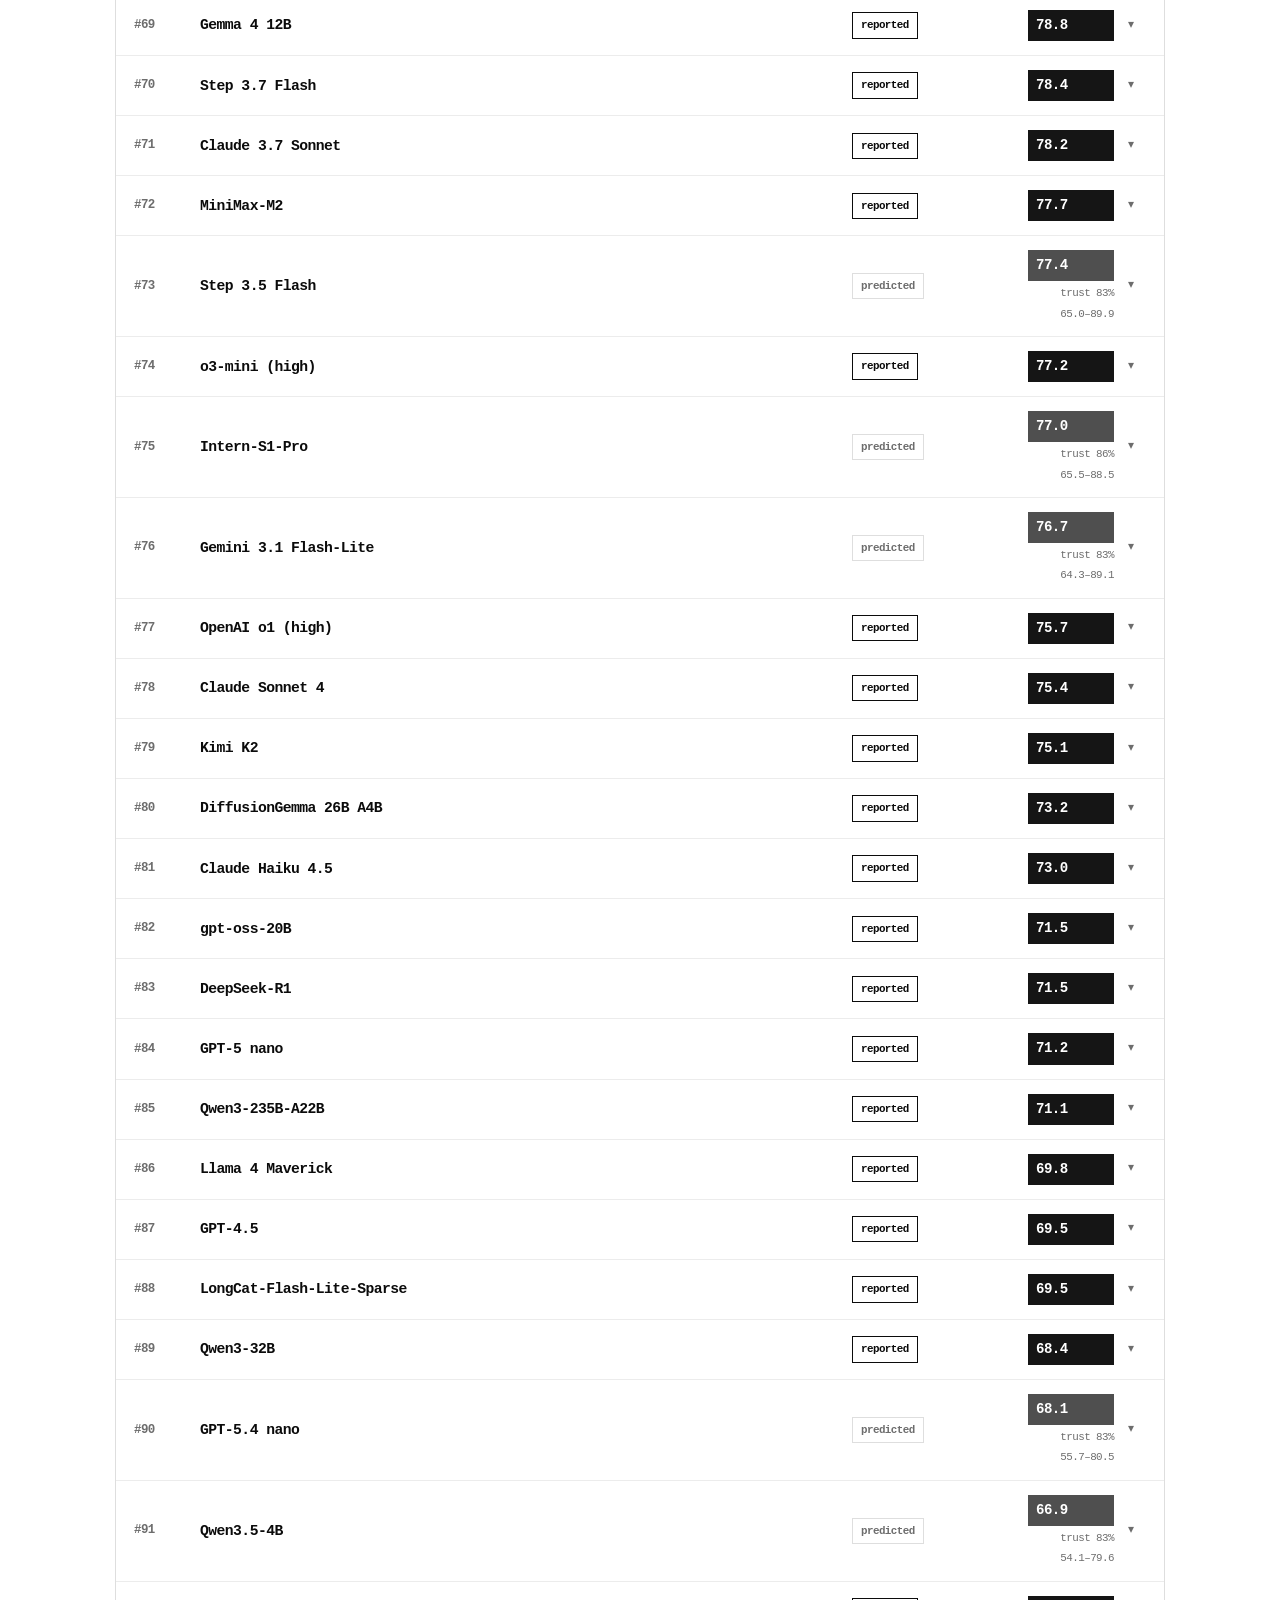
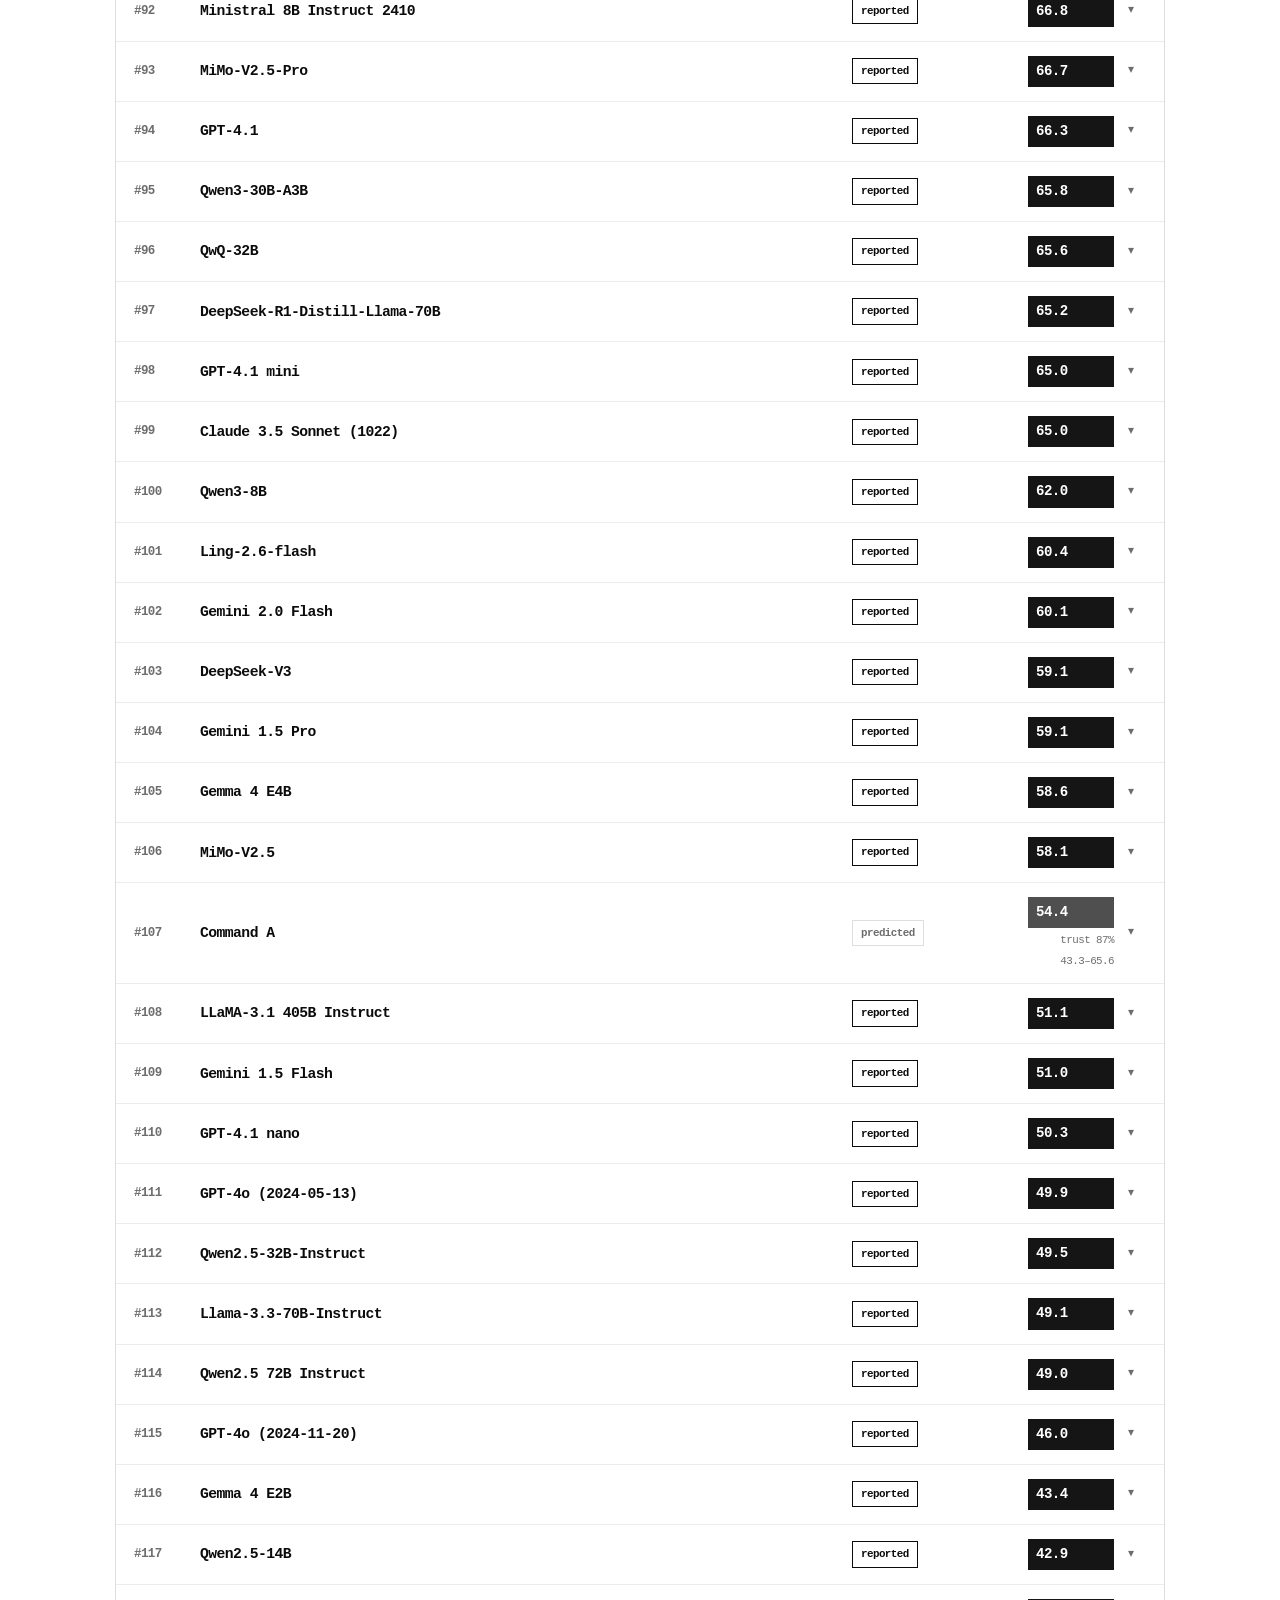
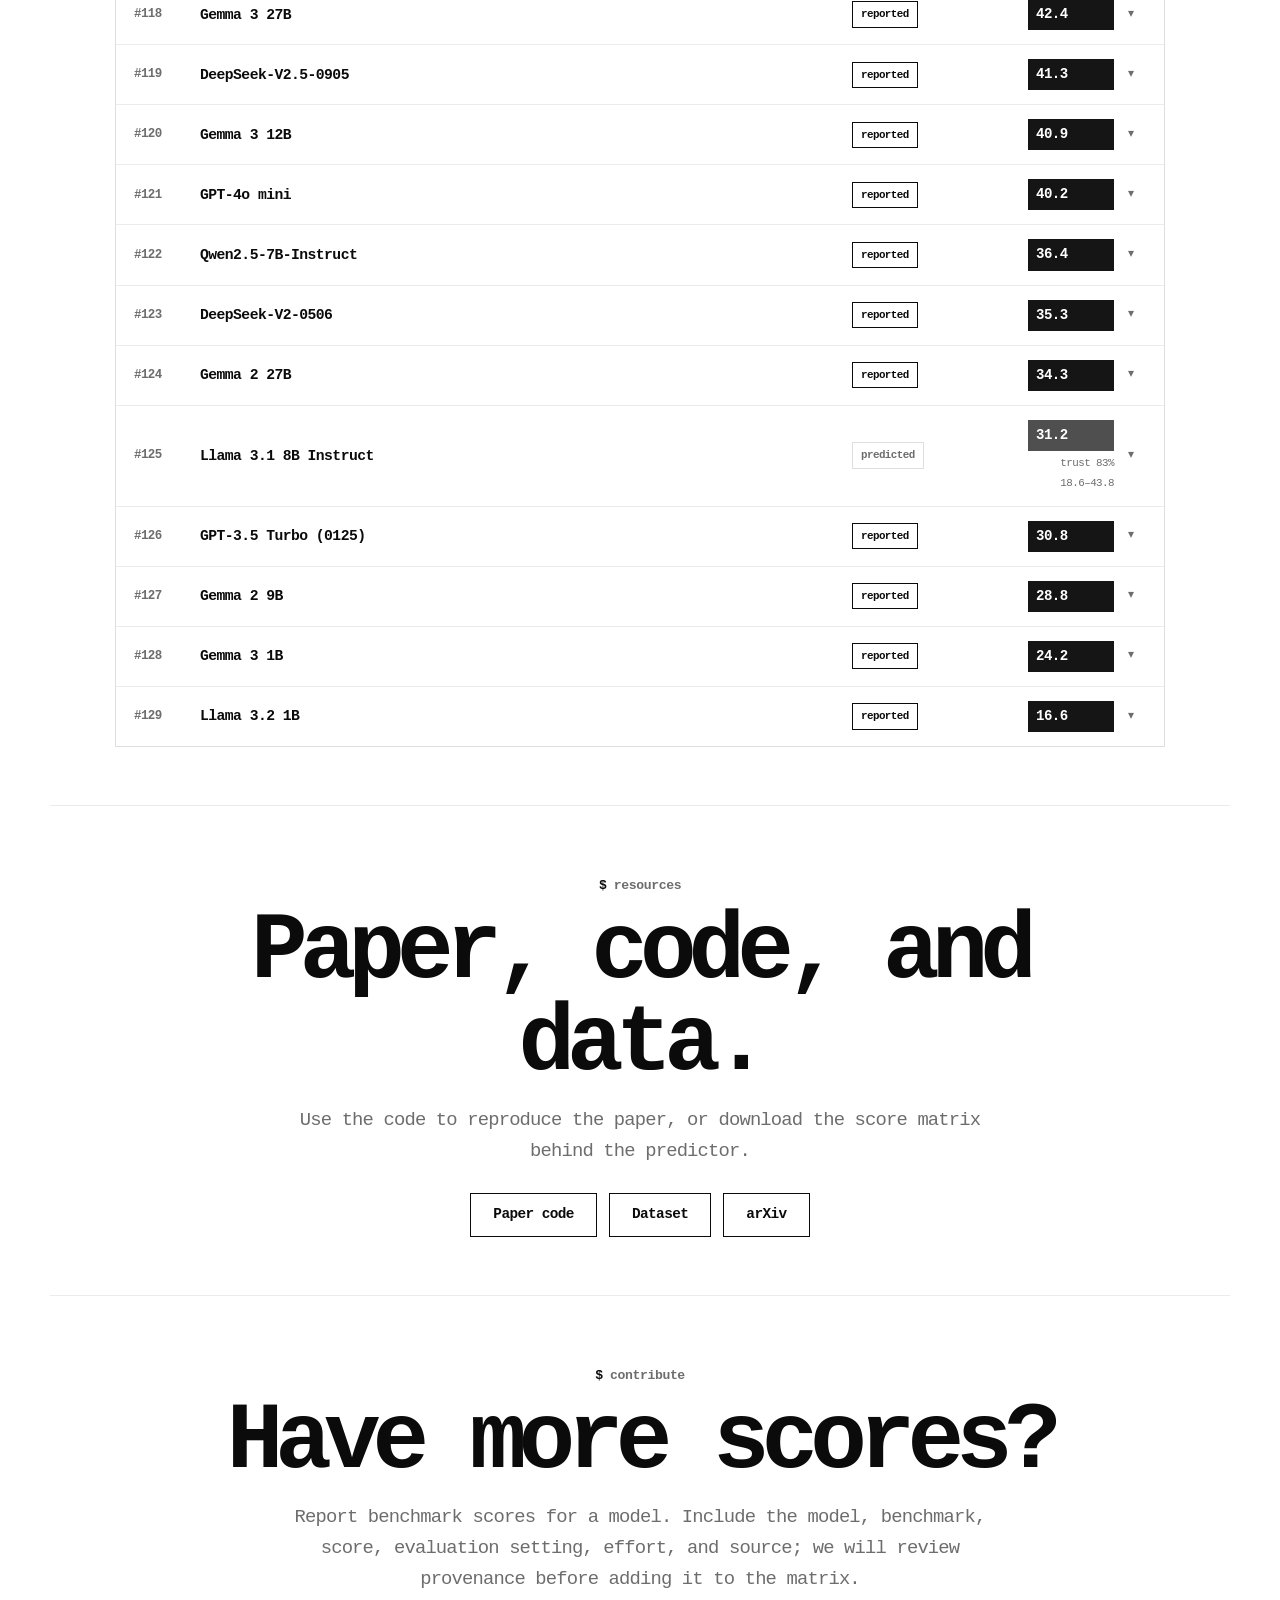
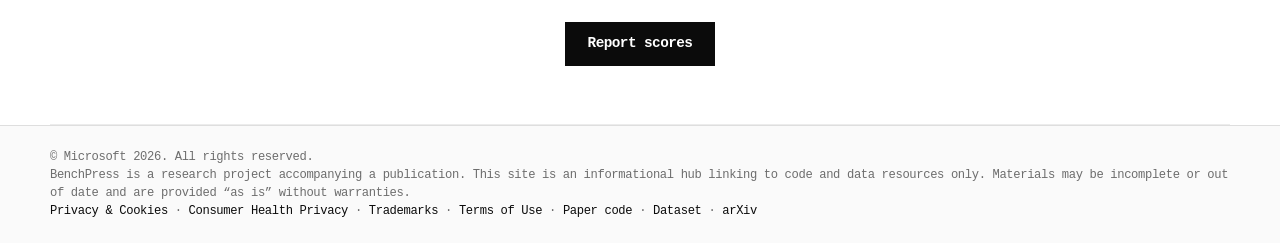
<file: website/apple/index.html>
<!DOCTYPE html>
<html><head>
<meta charset="UTF-8">
<title>Redirecting…</title>
<meta http-equiv="refresh" content="0; url=../">
<script>
  window.location.replace('../');
</script>
</head><body>Redirecting to <a href="../">home</a>…</body></html>
</file>
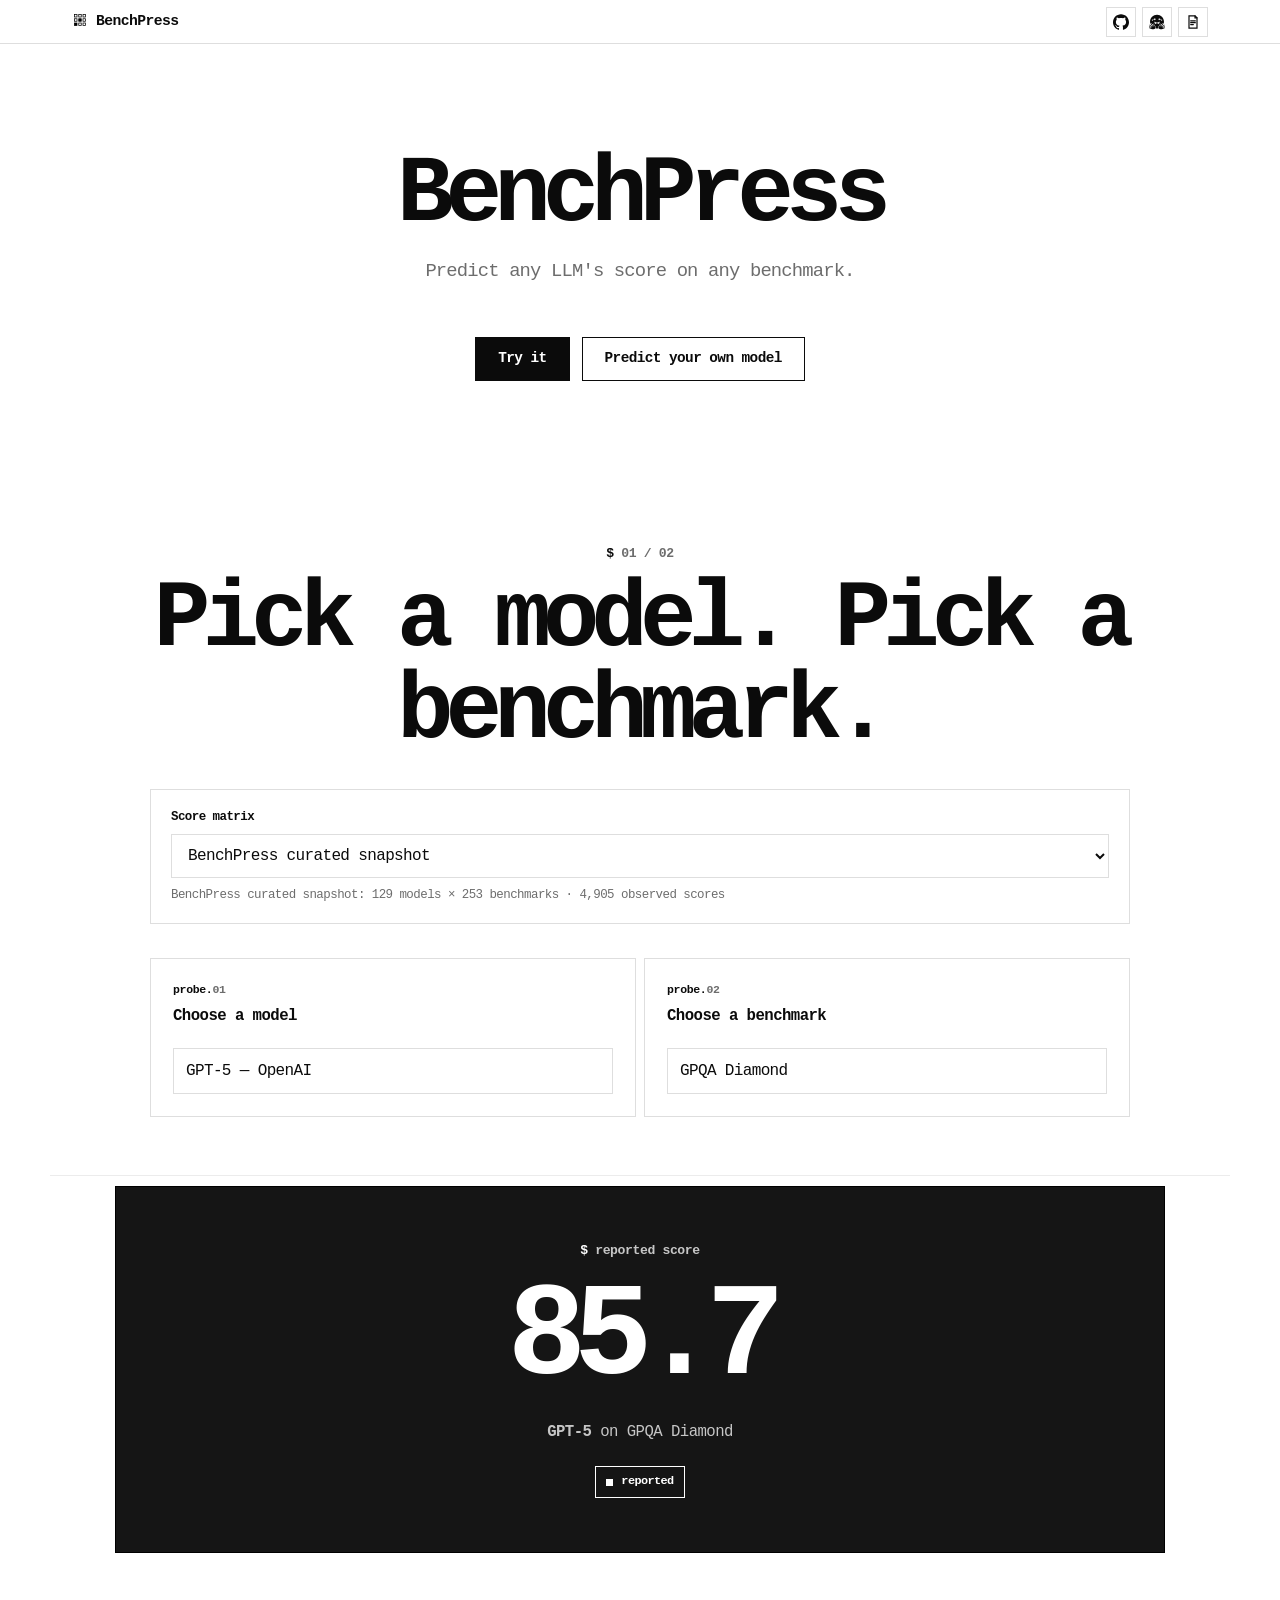
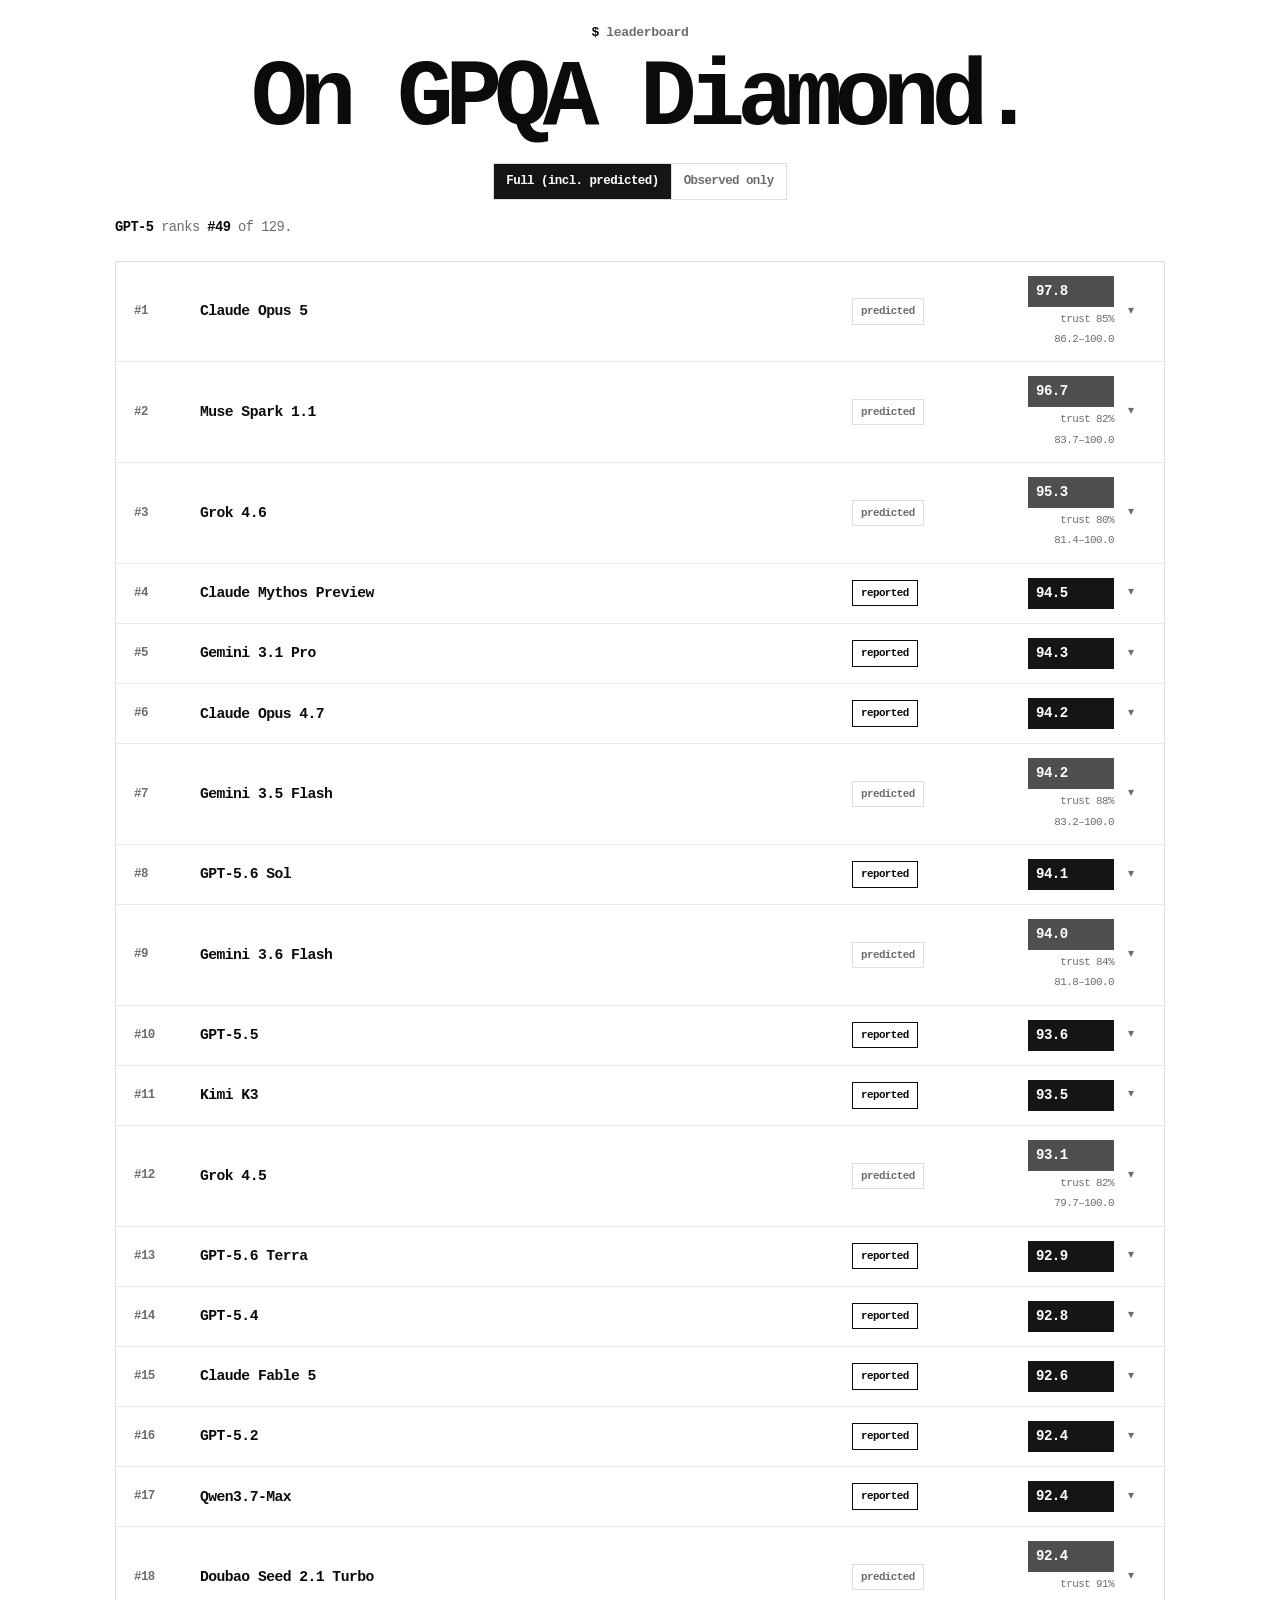
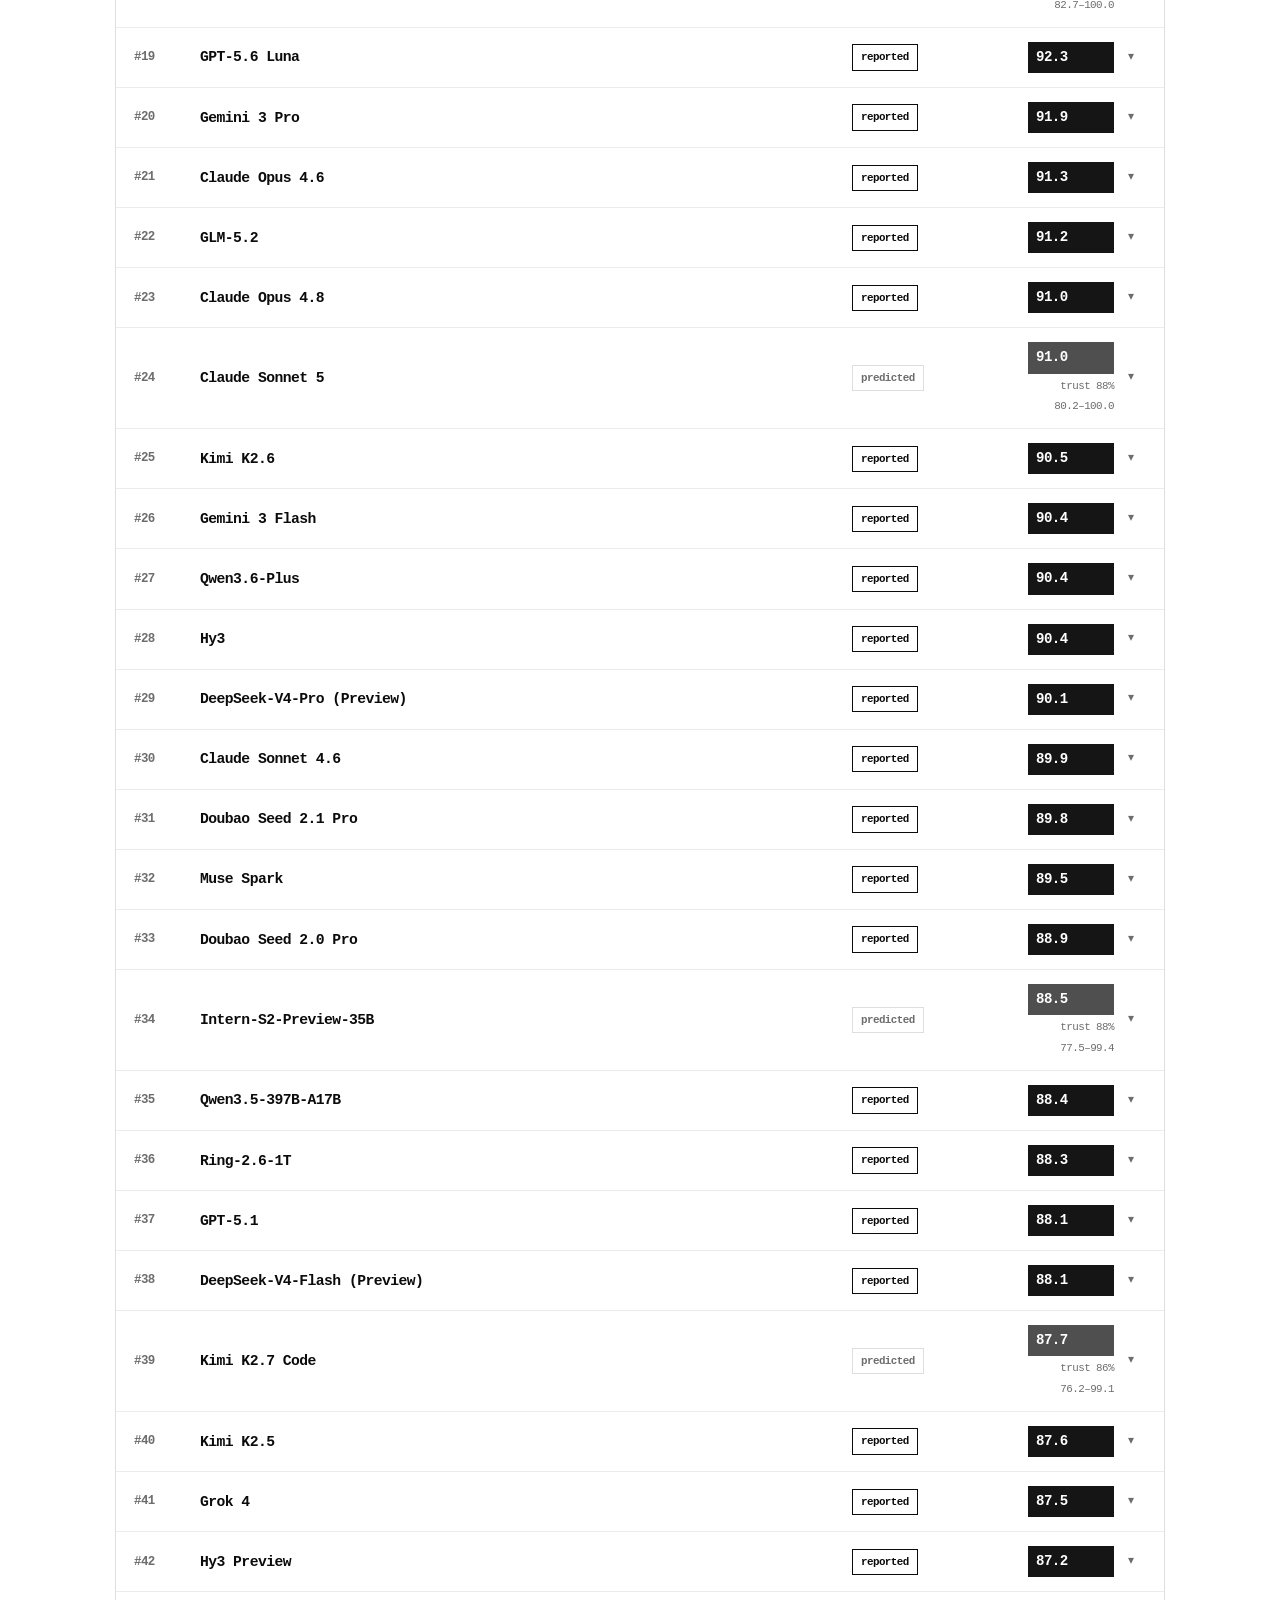
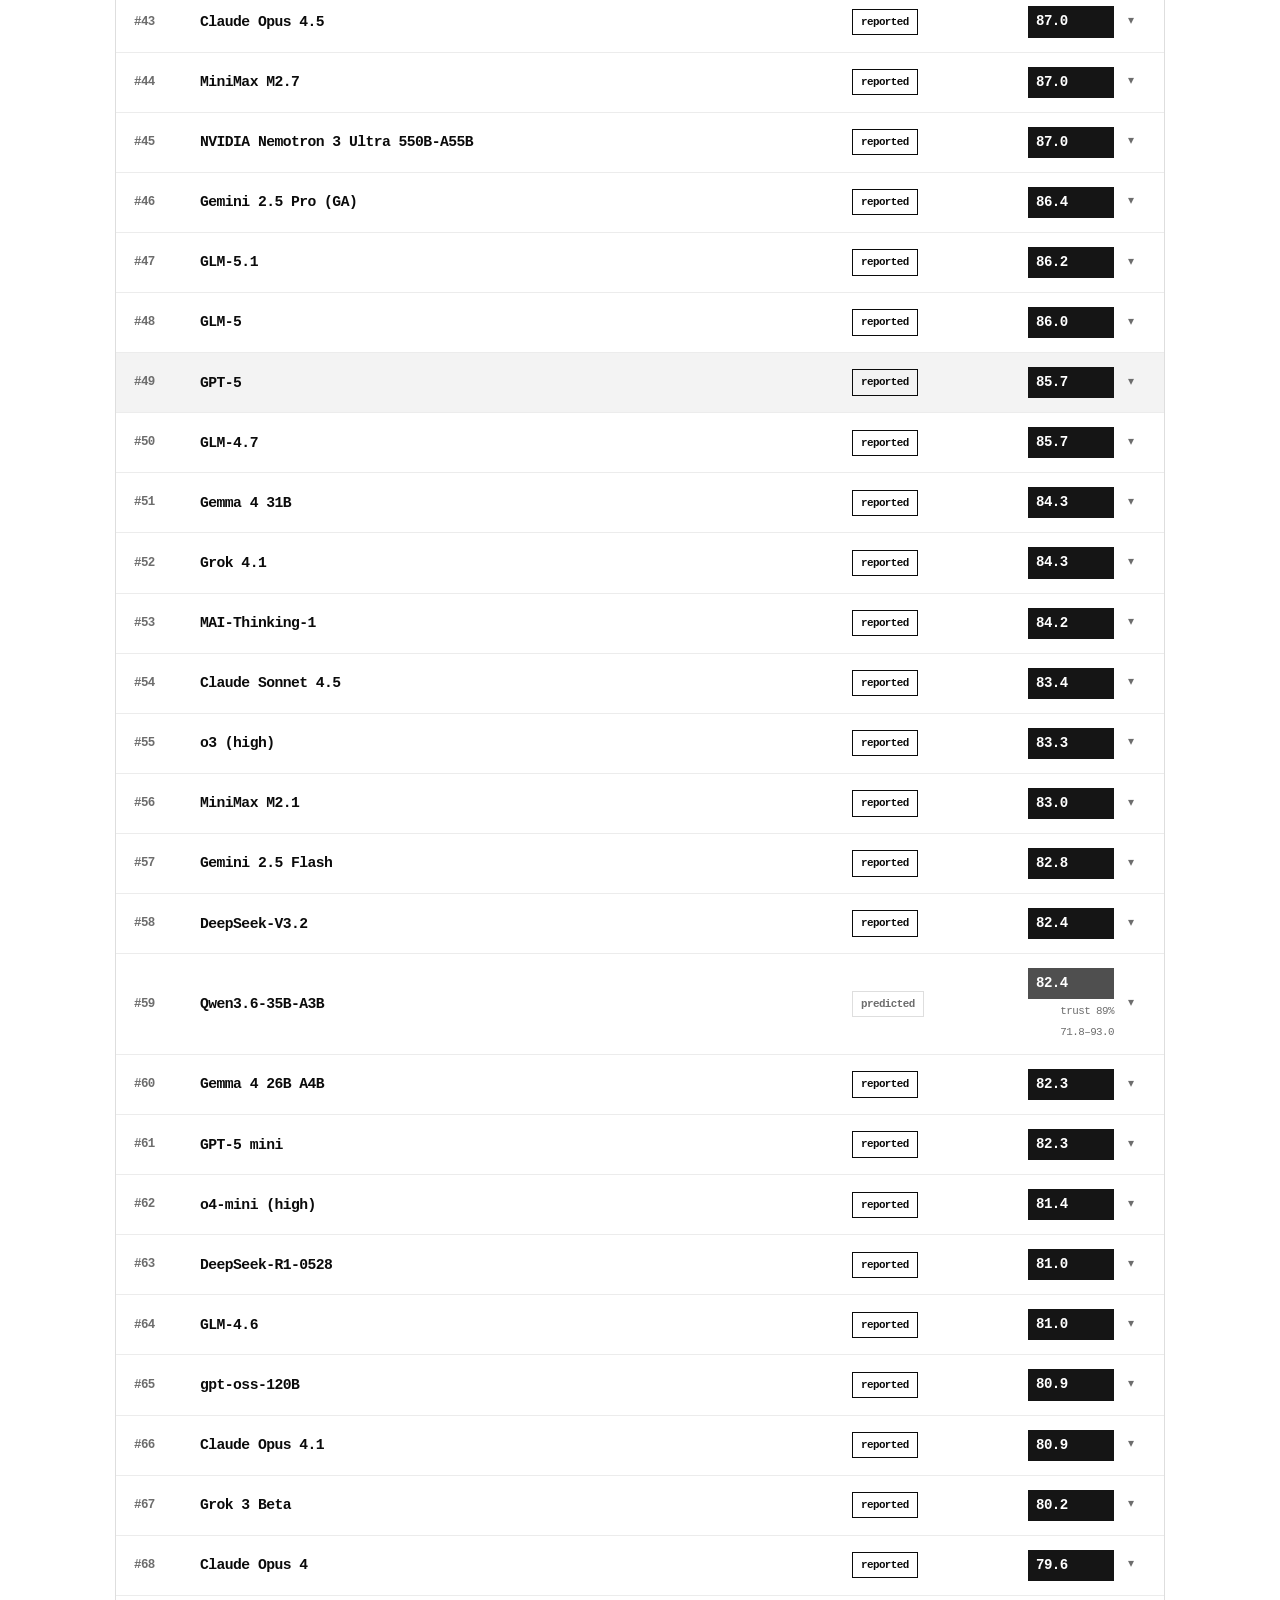
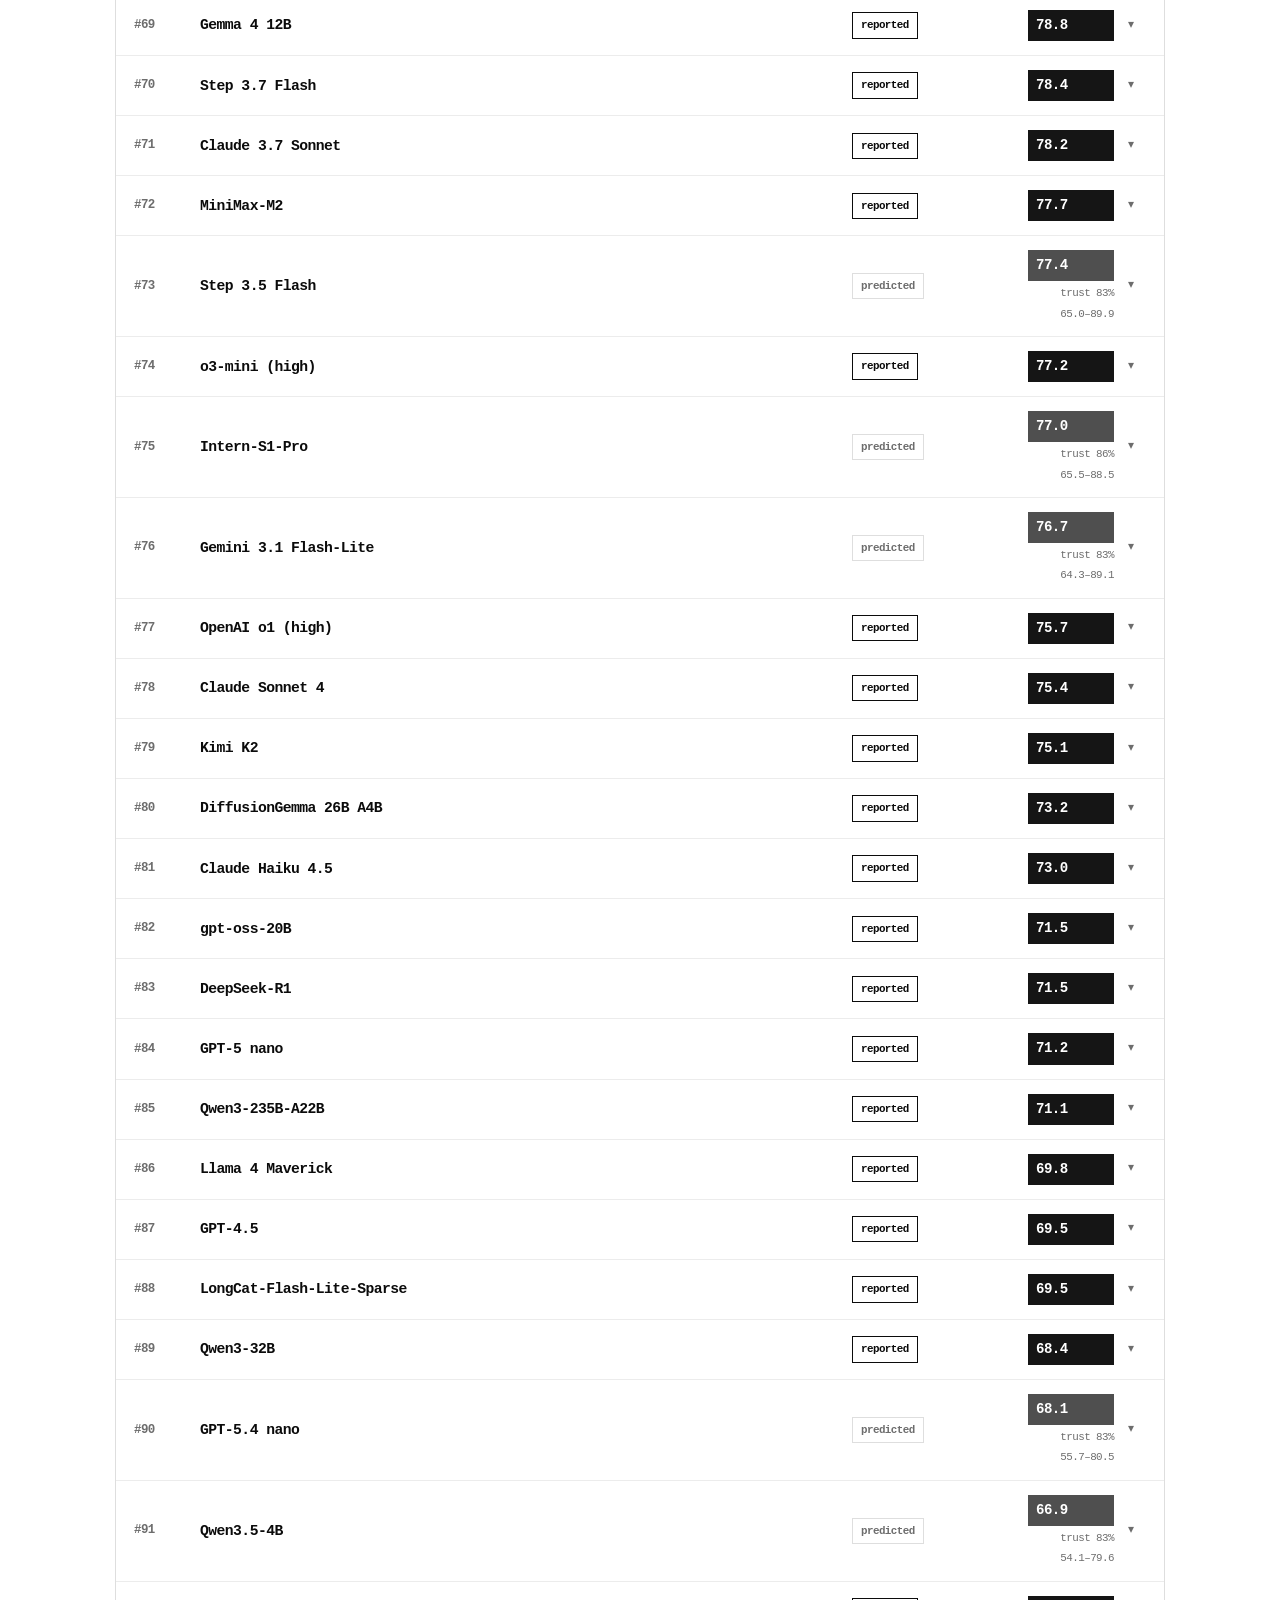
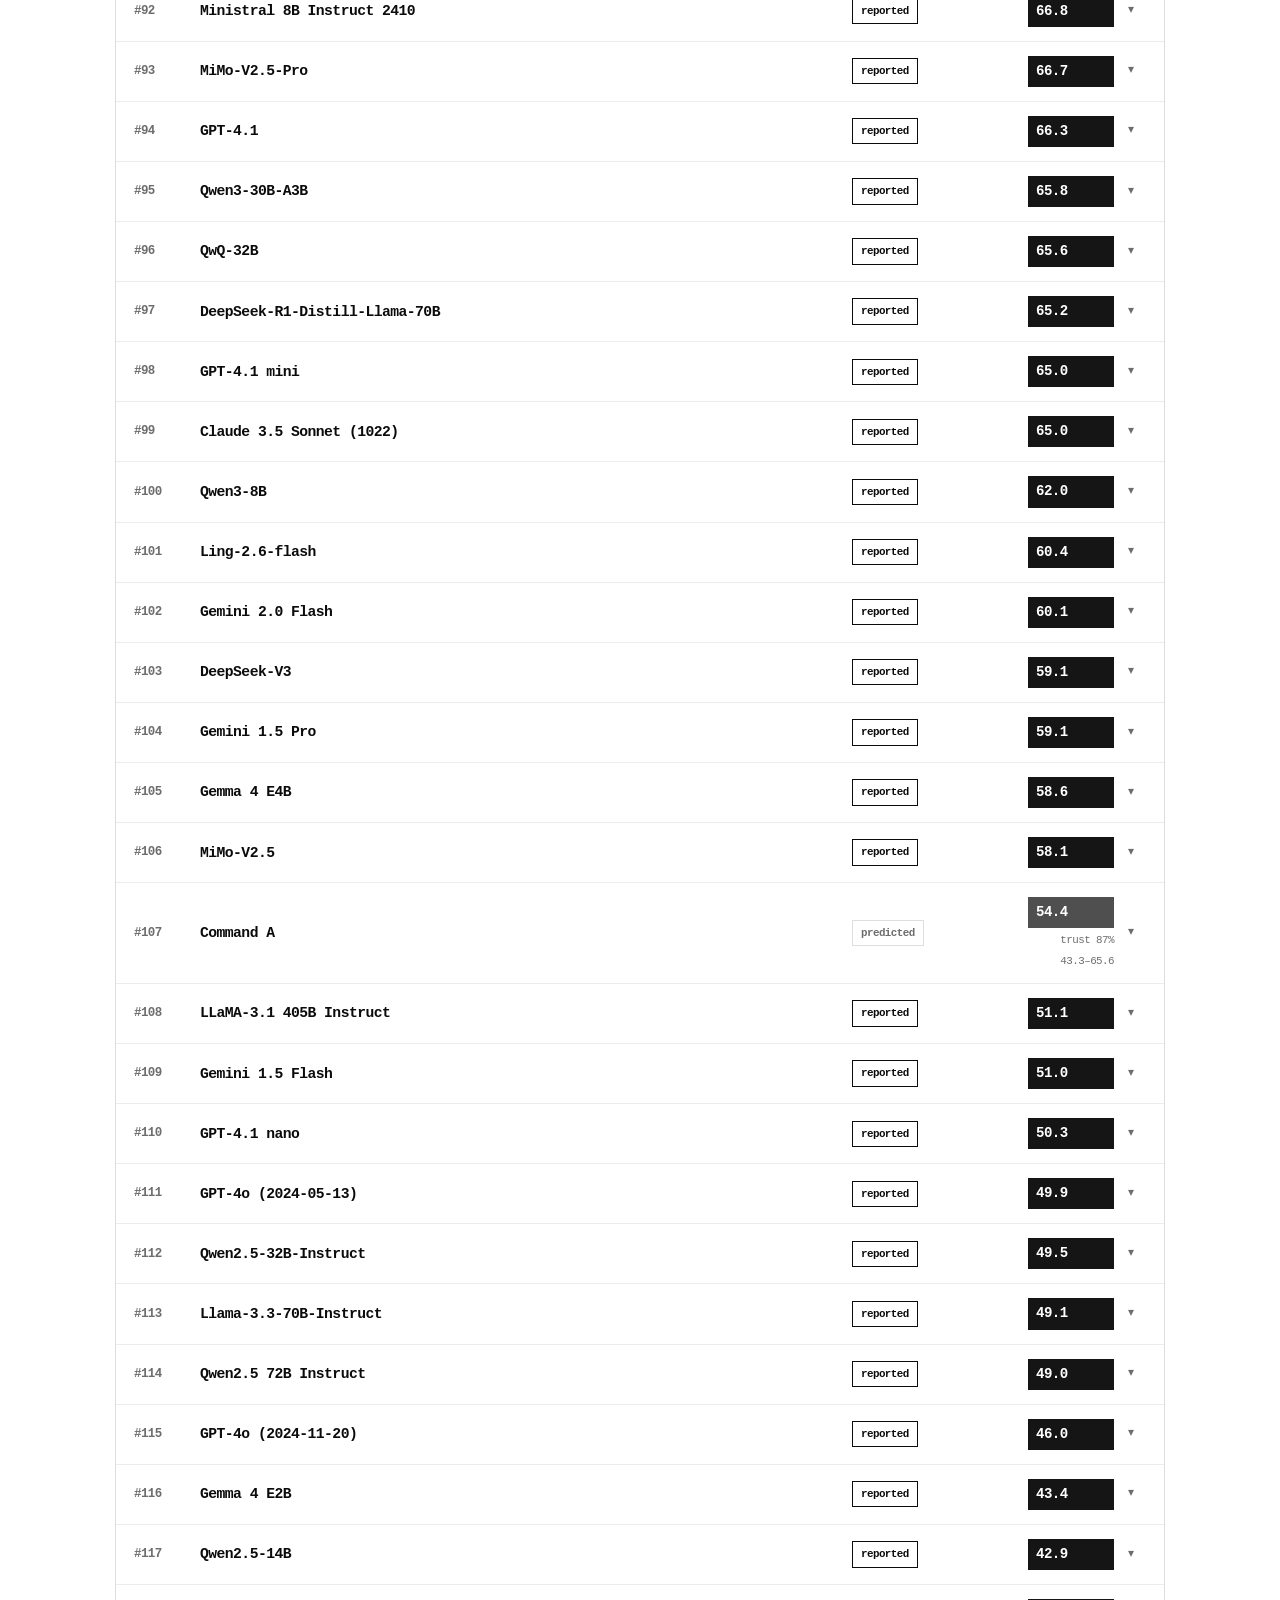
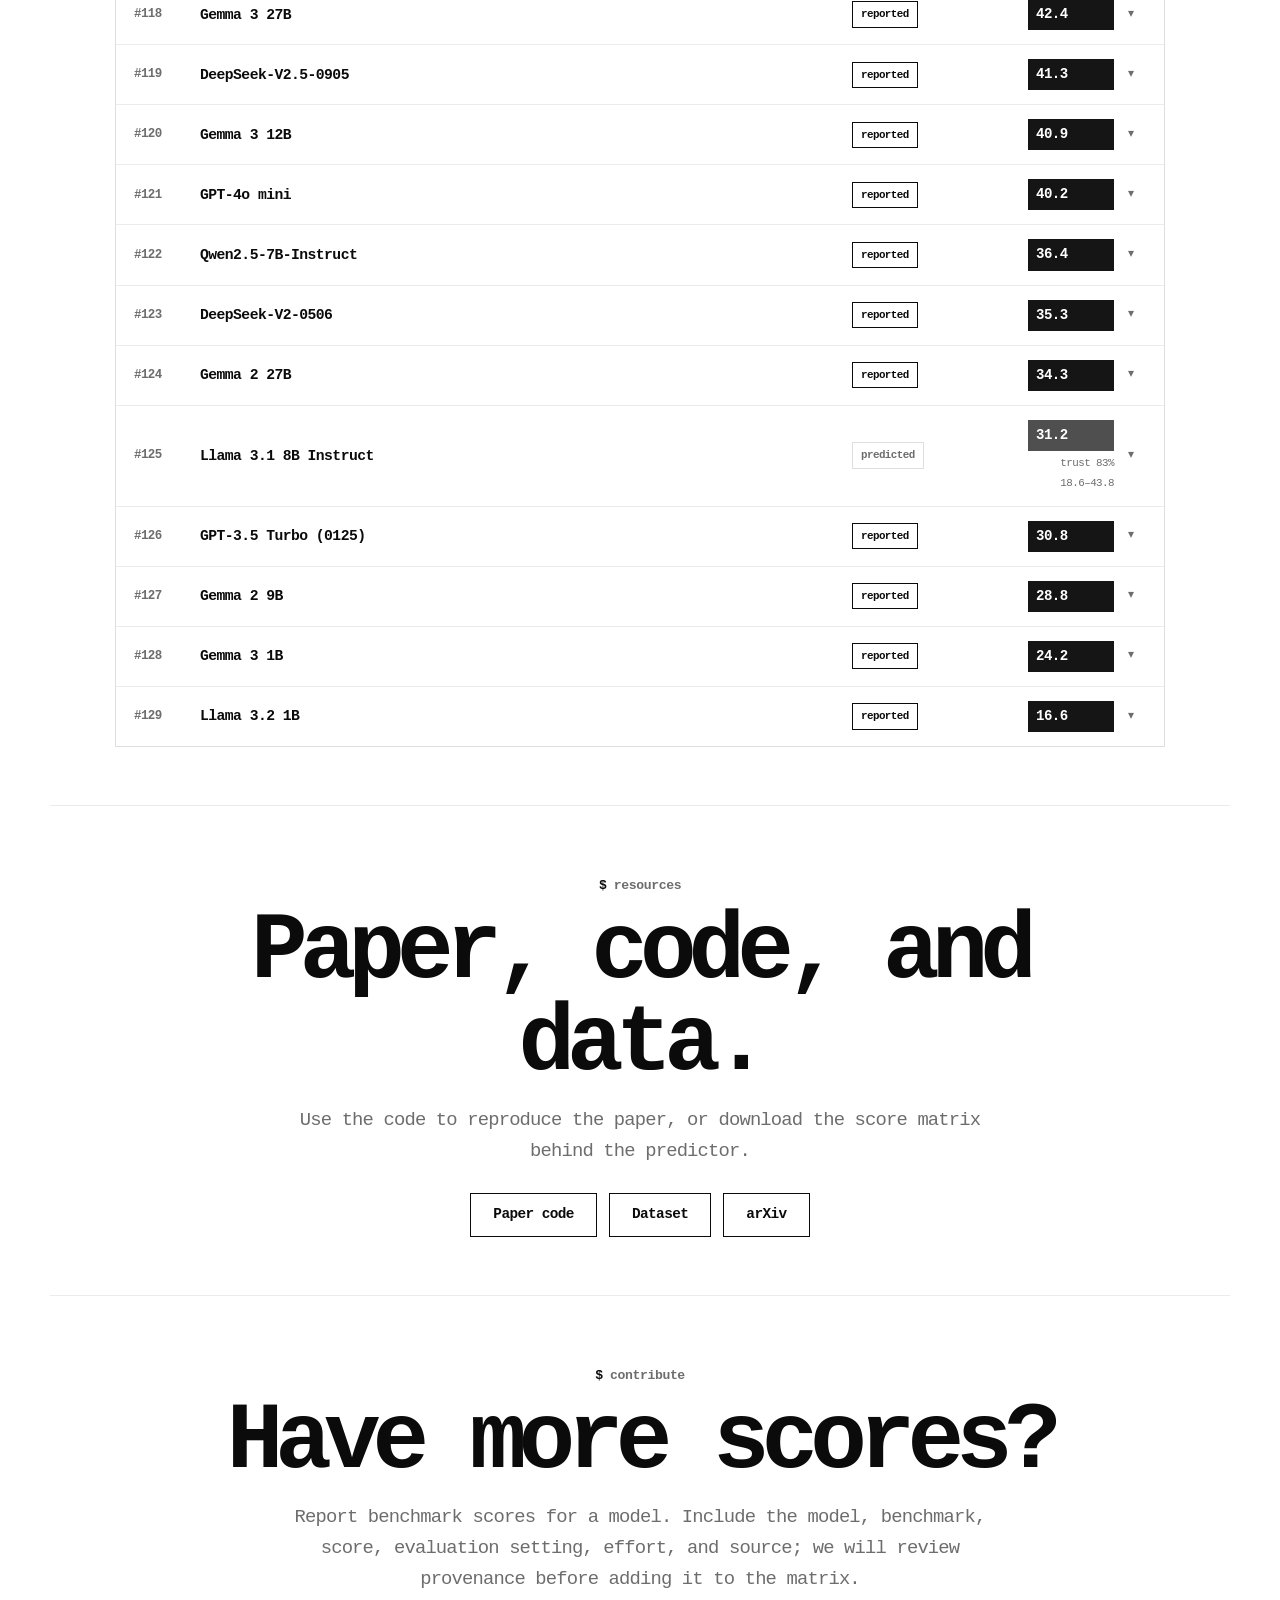
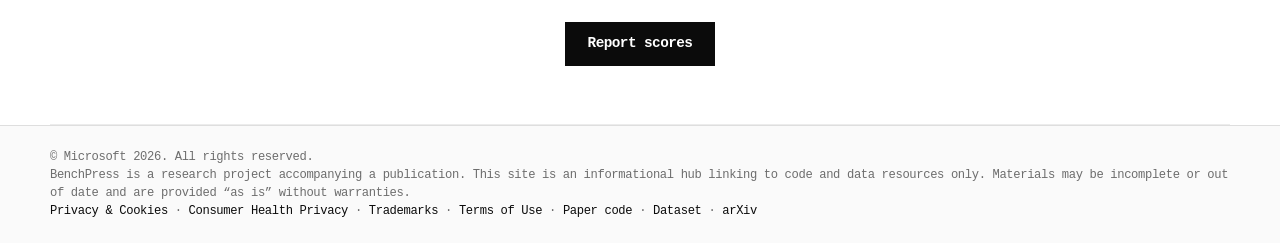
<file: website/matrix/index.html>
<!DOCTYPE html>
<html lang="en">
<head>
<meta charset="UTF-8">
<meta http-equiv="refresh" content="0; url=../#picker">
<title>BenchPress</title>
</head>
<body>
<p><a href="../#picker">Continue to BenchPress</a></p>
<script>window.location.replace('../#picker');</script>
</body>
</html>
</file>
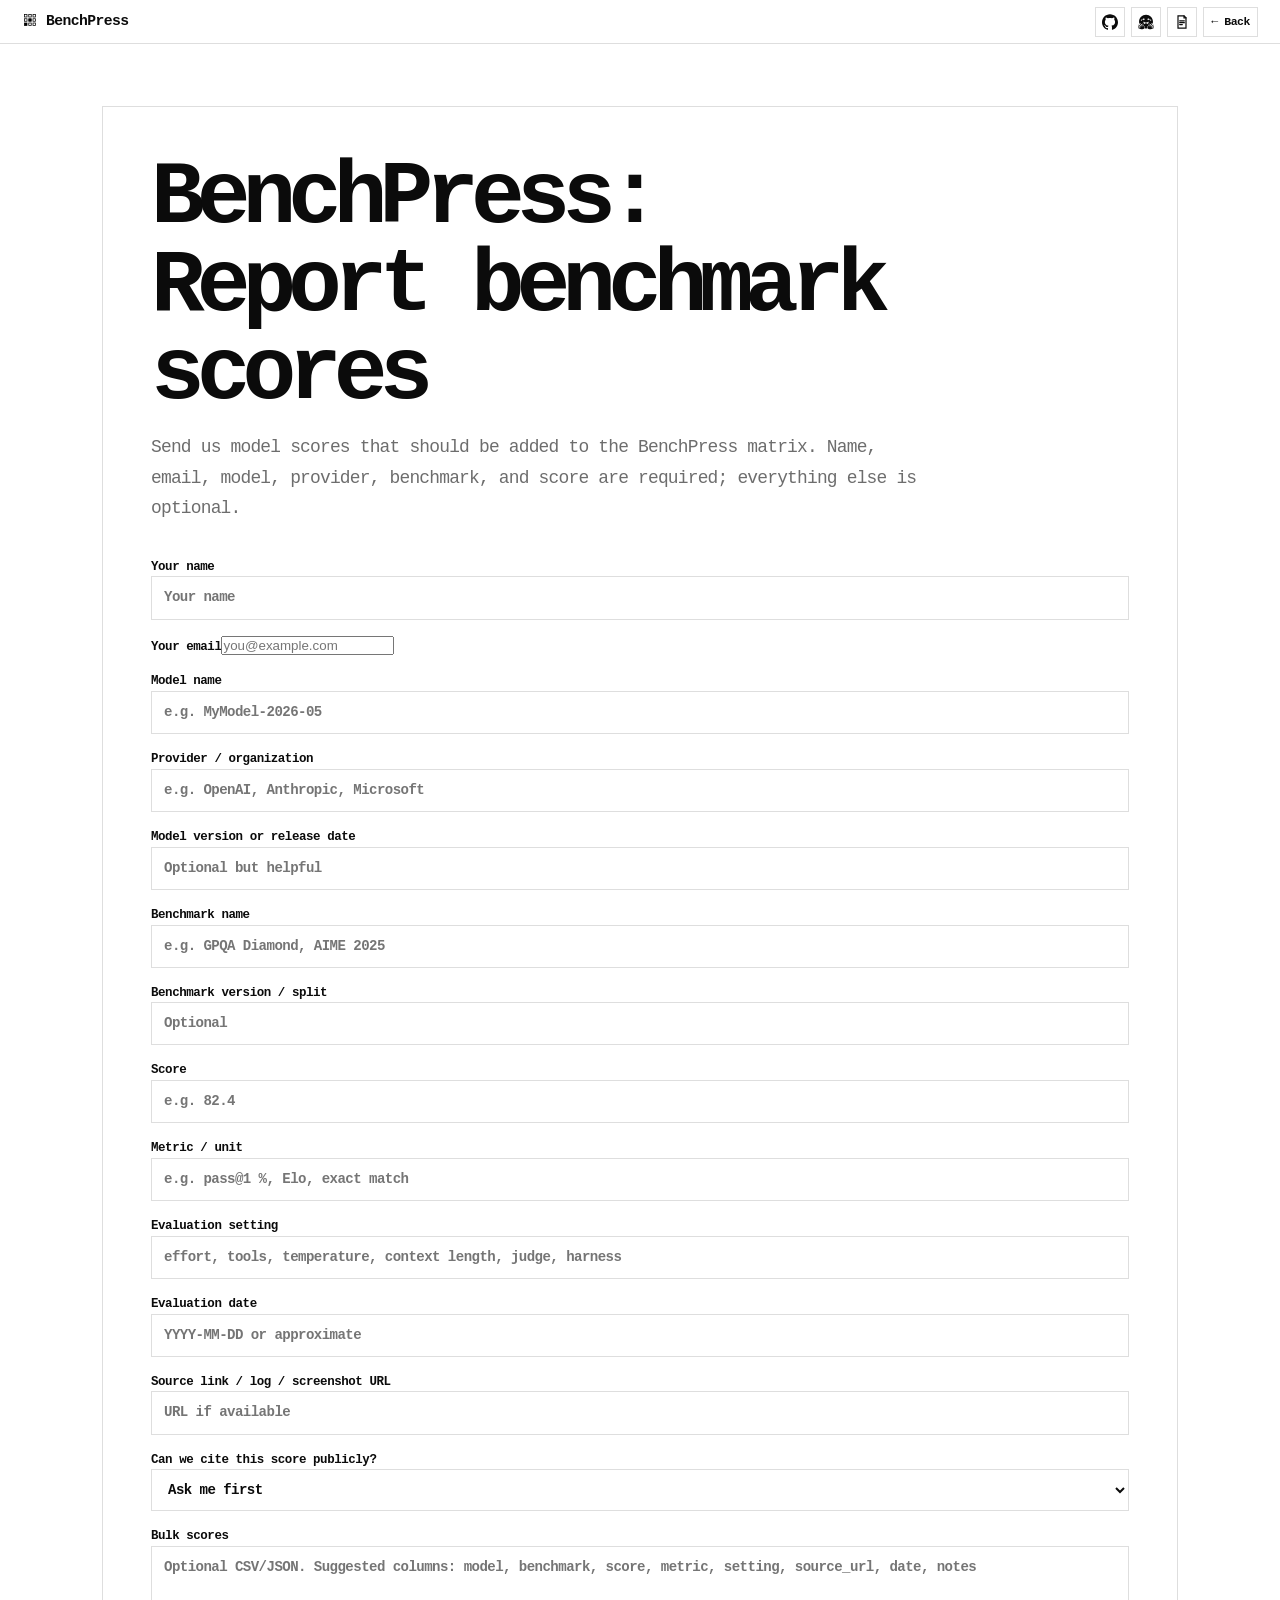
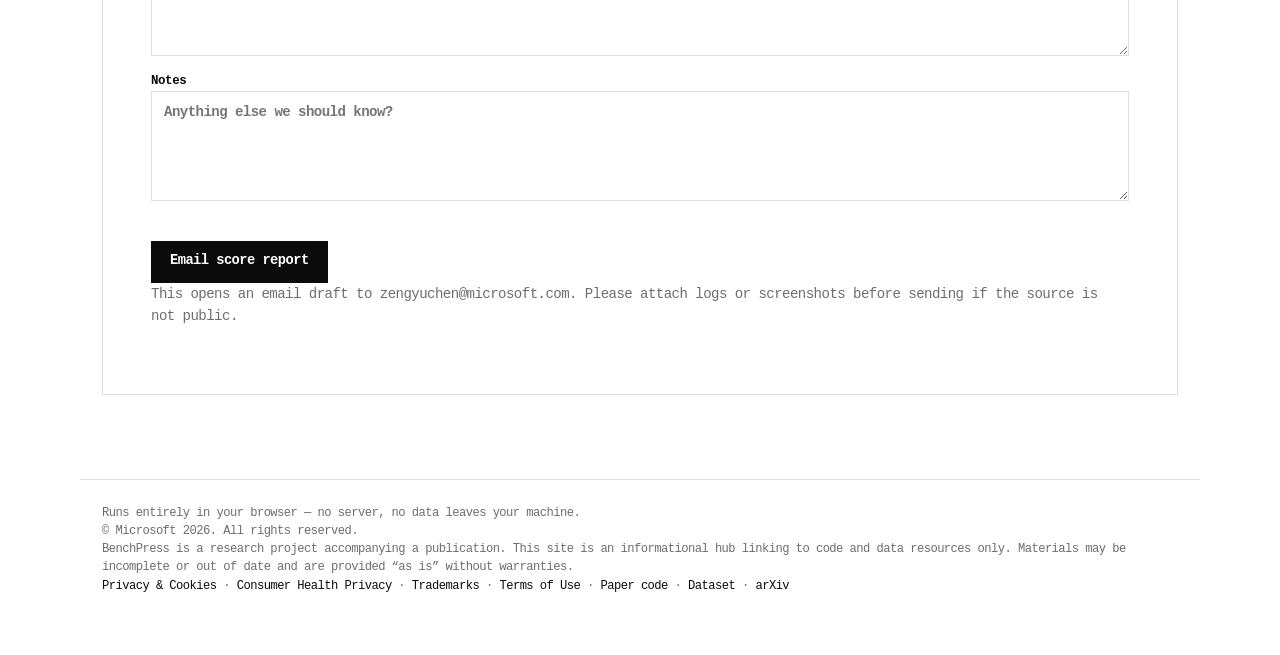
<file: website/report-scores/index.html>
<!DOCTYPE html>
<html lang="en">
<head>
<meta charset="UTF-8">
<meta name="viewport" content="width=device-width, initial-scale=1.0">
<title>Report scores · BenchPress</title>
<link rel="icon" href="data:image/svg+xml,%3Csvg xmlns='http://www.w3.org/2000/svg' viewBox='0 0 64 64'%3E%3Crect width='64' height='64' fill='white'/%3E%3Cg stroke='%23000' stroke-width='3' fill='white'%3E%3Crect x='10' y='10' width='10' height='10'/%3E%3Crect x='27' y='10' width='10' height='10'/%3E%3Crect x='44' y='10' width='10' height='10'/%3E%3Crect x='10' y='27' width='10' height='10'/%3E%3Crect x='27' y='27' width='10' height='10' fill='%23000'/%3E%3Crect x='44' y='27' width='10' height='10'/%3E%3Crect x='10' y='44' width='10' height='10' fill='%23000'/%3E%3Crect x='27' y='44' width='10' height='10'/%3E%3Crect x='44' y='44' width='10' height='10'/%3E%3C/g%3E%3C/svg%3E">
<link rel="stylesheet" href="../add-model/style.css?v=16">
</head>
<body class="theme-minimal">
<nav class="nav">
  <a href="../" class="brand">BenchPress</a>
  <div class="nav-actions" aria-label="Project links">
    <a class="icon-link" href="https://github.com/microsoft/benchpress" target="_blank" rel="noopener" aria-label="GitHub" title="GitHub"><svg viewBox="0 0 24 24" aria-hidden="true"><path d="M12 .297c-6.63 0-12 5.373-12 12 0 5.303 3.438 9.8 8.205 11.385.6.113.82-.258.82-.577 0-.285-.01-1.04-.015-2.04-3.338.724-4.042-1.61-4.042-1.61-.546-1.385-1.335-1.755-1.335-1.755-1.087-.744.084-.729.084-.729 1.205.084 1.838 1.236 1.838 1.236 1.07 1.835 2.809 1.305 3.495.998.108-.776.417-1.305.76-1.605-2.665-.3-5.466-1.332-5.466-5.93 0-1.31.465-2.38 1.235-3.22-.135-.303-.54-1.523.105-3.176 0 0 1.005-.322 3.3 1.23.96-.267 1.98-.399 3-.405 1.02.006 2.04.138 3 .405 2.28-1.552 3.285-1.23 3.285-1.23.645 1.653.24 2.873.12 3.176.765.84 1.23 1.91 1.23 3.22 0 4.61-2.805 5.625-5.475 5.92.42.36.81 1.096.81 2.22 0 1.606-.015 2.896-.015 3.286 0 .315.21.69.825.57C20.565 22.092 24 17.592 24 12.297c0-6.627-5.373-12-12-12"/></svg></a>
    <a class="icon-link" href="https://huggingface.co/datasets/microsoft/benchpress-score-matrix" target="_blank" rel="noopener" aria-label="Hugging Face dataset" title="Hugging Face"><svg viewBox="0 0 24 24" aria-hidden="true"><path d="M12.025 1.13c-5.77 0-10.449 4.647-10.449 10.378 0 1.112.178 2.181.503 3.185.064-.222.203-.444.416-.577a.96.96 0 0 1 .524-.15c.293 0 .584.124.84.284.278.173.48.408.71.694.226.282.458.611.684.951v-.014c.017-.324.106-.622.264-.874s.403-.487.762-.543c.3-.047.596.06.787.203s.31.313.4.467c.15.257.212.468.233.542.01.026.653 1.552 1.657 2.54.616.605 1.01 1.223 1.082 1.912.055.537-.096 1.059-.38 1.572.637.121 1.294.187 1.967.187.657 0 1.298-.063 1.921-.178-.287-.517-.44-1.041-.384-1.581.07-.69.465-1.307 1.081-1.913 1.004-.987 1.647-2.513 1.657-2.539.021-.074.083-.285.233-.542.09-.154.208-.323.4-.467a1.08 1.08 0 0 1 .787-.203c.359.056.604.29.762.543s.247.55.265.874v.015c.225-.34.457-.67.683-.952.23-.286.432-.52.71-.694.257-.16.547-.284.84-.285a.97.97 0 0 1 .524.151c.228.143.373.388.43.625l.006.04a10.3 10.3 0 0 0 .534-3.273c0-5.731-4.678-10.378-10.449-10.378M8.327 6.583a1.5 1.5 0 0 1 .713.174 1.487 1.487 0 0 1 .617 2.013c-.183.343-.762-.214-1.102-.094-.38.134-.532.914-.917.71a1.487 1.487 0 0 1 .69-2.803m7.486 0a1.487 1.487 0 0 1 .689 2.803c-.385.204-.536-.576-.916-.71-.34-.12-.92.437-1.103.094a1.487 1.487 0 0 1 .617-2.013 1.5 1.5 0 0 1 .713-.174m-10.68 1.55a.96.96 0 1 1 0 1.921.96.96 0 0 1 0-1.92m13.838 0a.96.96 0 1 1 0 1.92.96.96 0 0 1 0-1.92M8.489 11.458c.588.01 1.965 1.157 3.572 1.164 1.607-.007 2.984-1.155 3.572-1.164.196-.003.305.12.305.454 0 .886-.424 2.328-1.563 3.202-.22-.756-1.396-1.366-1.63-1.32q-.011.001-.02.006l-.044.026-.01.008-.03.024q-.018.017-.035.036l-.032.04a1 1 0 0 0-.058.09l-.014.025q-.049.088-.11.19a1 1 0 0 1-.083.116 1.2 1.2 0 0 1-.173.18q-.035.029-.075.058a1.3 1.3 0 0 1-.251-.243 1 1 0 0 1-.076-.107c-.124-.193-.177-.363-.337-.444-.034-.016-.104-.008-.2.022q-.094.03-.216.087-.06.028-.125.063l-.13.074q-.067.04-.136.086a3 3 0 0 0-.135.096 3 3 0 0 0-.26.219 2 2 0 0 0-.12.121 2 2 0 0 0-.106.128l-.002.002a2 2 0 0 0-.09.132l-.001.001a1.2 1.2 0 0 0-.105.212q-.013.036-.024.073c-1.139-.875-1.563-2.317-1.563-3.203 0-.334.109-.457.305-.454m.836 10.354c.824-1.19.766-2.082-.365-3.194-1.13-1.112-1.789-2.738-1.789-2.738s-.246-.945-.806-.858-.97 1.499.202 2.362c1.173.864-.233 1.45-.685.64-.45-.812-1.683-2.896-2.322-3.295s-1.089-.175-.938.647 2.822 2.813 2.562 3.244-1.176-.506-1.176-.506-2.866-2.567-3.49-1.898.473 1.23 2.037 2.16c1.564.932 1.686 1.178 1.464 1.53s-3.675-2.511-4-1.297c-.323 1.214 3.524 1.567 3.287 2.405-.238.839-2.71-1.587-3.216-.642-.506.946 3.49 2.056 3.522 2.064 1.29.33 4.568 1.028 5.713-.624m5.349 0c-.824-1.19-.766-2.082.365-3.194 1.13-1.112 1.789-2.738 1.789-2.738s.246-.945.806-.858.97 1.499-.202 2.362c-1.173.864.233 1.45.685.64.451-.812 1.683-2.896 2.322-3.295s1.089-.175.938.647-2.822 2.813-2.562 3.244 1.176-.506 1.176-.506 2.866-2.567 3.49-1.898-.473 1.23-2.037 2.16c-1.564.932-1.686 1.178-1.464 1.53s3.675-2.511 4-1.297c.323 1.214-3.524 1.567-3.287 2.405.238.839 2.71-1.587 3.216-.642.506.946-3.49 2.056-3.522 2.064-1.29.33-4.568 1.028-5.713-.624"/></svg></a>
    <a class="icon-link" href="https://arxiv.org/pdf/2606.24020" target="_blank" rel="noopener" aria-label="arXiv" title="arXiv"><svg viewBox="0 0 24 24" aria-hidden="true"><path d="M6 2.8h9l3 3v15.4H6V2.8Z" fill="none" stroke="currentColor" stroke-width="1.8"/><path d="M15 2.8v3h3M8.5 10.2h7M8.5 13h7M8.5 15.8h4" fill="none" stroke="currentColor" stroke-width="1.8" stroke-linecap="round"/></svg></a>
    <a href="../" class="back-link">← Back</a>
  </div>
</nav>

<main class="main">
<section class="form">
  <h1 class="title">Report benchmark scores</h1>
  <p class="subtitle">Send us model scores that should be added to the BenchPress matrix. Name, email, model, provider, benchmark, and score are required; everything else is optional.</p>

  <div class="row">
    <label>Your name<input id="submitter" type="text" placeholder="Your name" required></label>
  </div>
  <div class="row">
    <label>Your email<input id="email" type="email" placeholder="you@example.com" required></label>
  </div>
  <div class="row">
    <label>Model name<input id="model" type="text" placeholder="e.g. MyModel-2026-05" required></label>
  </div>
  <div class="row">
    <label>Provider / organization<input id="provider" type="text" placeholder="e.g. OpenAI, Anthropic, Microsoft" required></label>
  </div>
  <div class="row">
    <label>Model version or release date<input id="version" type="text" placeholder="Optional but helpful"></label>
  </div>
  <div class="row">
    <label>Benchmark name<input id="benchmark" type="text" placeholder="e.g. GPQA Diamond, AIME 2025" required></label>
  </div>
  <div class="row">
    <label>Benchmark version / split<input id="bench-version" type="text" placeholder="Optional"></label>
  </div>
  <div class="row">
    <label>Score<input id="score" type="text" placeholder="e.g. 82.4" required></label>
  </div>
  <div class="row">
    <label>Metric / unit<input id="metric" type="text" placeholder="e.g. pass@1 %, Elo, exact match"></label>
  </div>
  <div class="row">
    <label>Evaluation setting<input id="setting" type="text" placeholder="effort, tools, temperature, context length, judge, harness"></label>
  </div>
  <div class="row">
    <label>Evaluation date<input id="date" type="text" placeholder="YYYY-MM-DD or approximate"></label>
  </div>
  <div class="row">
    <label>Source link / log / screenshot URL<input id="source" type="text" placeholder="URL if available"></label>
  </div>
  <div class="row">
    <label>Can we cite this score publicly?
      <select id="cite">
        <option>Ask me first</option>
        <option>Yes</option>
        <option>No</option>
      </select>
    </label>
  </div>
  <div class="row">
    <label>Bulk scores<textarea id="bulk" placeholder="Optional CSV/JSON. Suggested columns: model, benchmark, score, metric, setting, source_url, date, notes"></textarea></label>
  </div>
  <div class="row">
    <label>Notes<textarea id="notes" placeholder="Anything else we should know?"></textarea></label>
  </div>

  <button id="send" class="btn-primary">Email score report</button>
  <p id="error" class="hint" style="display:none;color:#b00020;"></p>
  <p class="hint">This opens an email draft to zengyuchen@microsoft.com. Please attach logs or screenshots before sending if the source is not public.</p>
</section>
</main>

<footer class="footer">
  Runs entirely in your browser — no server, no data leaves your machine.<br>
  <p>&copy; Microsoft 2026. All rights reserved.</p>
  <p>BenchPress is a research project accompanying a publication. This site is an informational hub linking to code and data resources only. Materials may be incomplete or out of date and are provided &ldquo;as is&rdquo; without warranties.</p>
  <p><a href="https://go.microsoft.com/fwlink/?LinkId=521839">Privacy &amp; Cookies</a> · <a href="https://go.microsoft.com/fwlink/?linkid=2259814">Consumer Health Privacy</a> · <a href="https://www.microsoft.com/trademarks">Trademarks</a> · <a href="https://go.microsoft.com/fwlink/?LinkID=206977">Terms of Use</a> · <a href="https://github.com/microsoft/benchpress" target="_blank">Paper code</a> · <a href="https://huggingface.co/datasets/microsoft/benchpress-score-matrix" target="_blank">Dataset</a> · <a href="https://arxiv.org/pdf/2606.24020" target="_blank">arXiv</a></p>
</footer>

<script>
function value(id) {
  return document.getElementById(id).value.trim();
}

document.getElementById('send').addEventListener('click', (event) => {
  event.preventDefault();
  const requiredFields = [
    ['your name', 'submitter'],
    ['your email', 'email'],
    ['model name', 'model'],
    ['provider', 'provider'],
    ['benchmark name', 'benchmark'],
    ['score', 'score'],
  ];
  const missing = requiredFields.filter(([, id]) => !value(id)).map(([label]) => label);
  const error = document.getElementById('error');
  if (missing.length) {
    error.textContent = `Please fill in ${missing.join(', ')}.`;
    error.style.display = 'block';
    return;
  }
  error.style.display = 'none';
  const fields = [
    ['Submitter', value('submitter')],
    ['Submitter email', value('email')],
    ['Model name', value('model')],
    ['Provider / organization', value('provider')],
    ['Model version or release date', value('version')],
    ['Benchmark name', value('benchmark')],
    ['Benchmark version / split', value('bench-version')],
    ['Score', value('score')],
    ['Metric / unit', value('metric')],
    ['Evaluation setting', value('setting')],
    ['Evaluation date', value('date')],
    ['Source link / log / screenshot URL', value('source')],
    ['Can cite publicly', value('cite')],
    ['Bulk scores', value('bulk')],
    ['Notes', value('notes')],
  ];
  const body = [
    'BenchPress score report',
    '',
    ...fields.map(([key, val]) => `${key}: ${val || '-'}`),
    '',
    'If the source is not public, please attach logs or screenshots before sending.',
  ].join('\n');
  const subjectModel = value('model') || 'new model';
  const subject = `BenchPress score report: ${subjectModel}`;
  window.location.href = `mailto:zengyuchen@microsoft.com?subject=${encodeURIComponent(subject)}&body=${encodeURIComponent(body)}`;
});
</script>
</body>
</html>
</file>
<file: website/style.css>
* { box-sizing: border-box; margin: 0; padding: 0; }

:root {
  --bg: #ffffff;
  --panel: #ffffff;
  --muted-panel: #fafafa;
  --ink: #0b0b0b;
  --muted: #6d6d6d;
  --line: #dedede;
  --line-soft: #ececec;
  --black: #151515;
}

html {
  scroll-behavior: smooth;
  -webkit-font-smoothing: antialiased;
  -moz-osx-font-smoothing: grayscale;
}

body {
  font-family: ui-monospace, SFMono-Regular, Menlo, Monaco, Consolas, "Liberation Mono", "Courier New", monospace;
  background: var(--bg);
  color: var(--ink);
  line-height: 1.5;
  font-weight: 400;
  letter-spacing: -0.035em;
}

nav {
  position: sticky;
  top: 0;
  z-index: 9999;
  height: 44px;
  background: rgba(255, 255, 255, 0.86);
  border-bottom: 1px solid var(--line);
  backdrop-filter: blur(10px);
  -webkit-backdrop-filter: blur(10px);
}

.nav-inner {
  max-width: 1180px;
  height: 100%;
  margin: 0 auto;
  padding: 0 22px;
  display: flex;
  align-items: center;
  justify-content: space-between;
}

.brand,
.switch {
  color: var(--ink);
  text-decoration: none;
  font-size: 0.92rem;
  font-weight: 700;
  letter-spacing: -0.04em;
}

.brand::before {
  content: "";
  display: inline-block;
  width: 16px;
  height: 16px;
  margin-right: 8px;
  vertical-align: -3px;
  background: url("data:image/svg+xml,%3Csvg xmlns='http://www.w3.org/2000/svg' viewBox='0 0 64 64'%3E%3Crect width='64' height='64' fill='white'/%3E%3Cg stroke='%23000' stroke-width='3' fill='white'%3E%3Crect x='10' y='10' width='10' height='10'/%3E%3Crect x='27' y='10' width='10' height='10'/%3E%3Crect x='44' y='10' width='10' height='10'/%3E%3Crect x='10' y='27' width='10' height='10'/%3E%3Crect x='27' y='27' width='10' height='10' fill='%23000'/%3E%3Crect x='44' y='27' width='10' height='10'/%3E%3Crect x='10' y='44' width='10' height='10' fill='%23000'/%3E%3Crect x='27' y='44' width='10' height='10'/%3E%3Crect x='44' y='44' width='10' height='10'/%3E%3C/g%3E%3C/svg%3E") center / contain no-repeat;
}

.switch { color: var(--muted); font-weight: 500; }
.brand:hover,
.switch:hover { color: #000; text-decoration: underline; text-underline-offset: 4px; }

.nav-links {
  display: flex;
  align-items: center;
  gap: 6px;
}

.nav-links a {
  width: 30px;
  height: 30px;
  padding: 0;
  display: inline-flex;
  align-items: center;
  justify-content: center;
  border: 1px solid var(--line);
  color: var(--ink);
  background: #fff;
  text-decoration: none;
  font-size: 0.72rem;
  font-weight: 800;
}

.nav-links a:hover {
  background: var(--black);
  color: #fff;
}

.nav-links svg {
  width: 16px;
  height: 16px;
  fill: currentColor;
}

.tile {
  width: min(100%, 1180px);
  margin: 0 auto;
  padding: 70px 22px 58px;
  text-align: center;
  background: transparent;
  border-bottom: 1px solid var(--line-soft);
}

.tile:first-of-type {
  min-height: 430px;
  display: flex;
  flex-direction: column;
  justify-content: center;
  border-bottom: 0;
}

.tile-dark {
  width: min(calc(100% - 44px), 1050px);
  margin: 10px auto 0;
  background: var(--black);
  color: #fff;
  border: 1px solid #000;
  padding: 54px 28px;
}

.tile-eyebrow {
  margin-bottom: 10px;
  color: var(--muted);
  font-size: 0.82rem;
  font-weight: 600;
  letter-spacing: -0.03em;
  text-transform: lowercase;
}

.tile-eyebrow::before { content: "$ "; color: var(--ink); }
.tile-dark .tile-eyebrow { color: #c6c6c6; }
.tile-dark .tile-eyebrow::before { color: #fff; }

.tile-title {
  margin: 0 auto 14px;
  max-width: 980px;
  color: inherit;
  font-size: clamp(2.65rem, 7.4vw, 5.9rem);
  font-weight: 800;
  line-height: 0.98;
  letter-spacing: -0.085em;
}

.tile-sub {
  max-width: 720px;
  margin: 0 auto 26px;
  color: var(--muted);
  font-size: clamp(0.98rem, 1.8vw, 1.18rem);
  line-height: 1.65;
  letter-spacing: -0.045em;
}

.tile-dark .tile-sub,
.tile-dark .bigsub { color: #c6c6c6; }

.btn-row {
  display: flex;
  justify-content: center;
  flex-wrap: wrap;
  gap: 12px;
  margin-top: 24px;
}

.btn {
  display: inline-flex;
  align-items: center;
  justify-content: center;
  min-height: 44px;
  padding: 0 22px;
  border: 1px solid var(--ink);
  border-radius: 0;
  color: var(--ink);
  background: transparent;
  text-decoration: none;
  font-size: 0.9rem;
  font-weight: 800;
  letter-spacing: -0.04em;
  transition: background 0.12s, color 0.12s;
}

.btn-fill {
  background: var(--ink);
  color: #fff;
}

.btn:hover {
  background: var(--ink);
  color: #fff;
}

.btn-fill:hover {
  background: #000;
  color: #fff;
}

.tile-dark .btn-outline {
  color: #fff;
  border-color: #fff;
}

.tile-dark .btn-outline:hover {
  background: #fff;
  color: #000;
}

.pickrow {
  display: grid;
  grid-template-columns: repeat(2, minmax(0, 1fr));
  gap: 8px;
  max-width: 980px;
  margin: 34px auto 0;
}

.picklabel {
  display: flex;
  flex-direction: column;
  gap: 7px;
  padding: 22px;
  background: var(--panel);
  border: 1px solid var(--line);
  text-align: left;
}

.step {
  color: var(--muted);
  font-size: 0.72rem;
  font-weight: 700;
  letter-spacing: -0.03em;
}

.step::before { content: "probe."; color: var(--ink); }

.steptext {
  margin-bottom: 12px;
  color: var(--ink);
  font-size: 0.98rem;
  font-weight: 800;
}

.picklabel input[list] {
  width: 100%;
  min-height: 44px;
  padding: 10px 12px;
  border: 1px solid var(--line);
  border-radius: 0;
  background: #fff;
  color: var(--ink);
  font: inherit;
  letter-spacing: -0.04em;
}

.picklabel input[list]:focus {
  outline: 2px solid var(--ink);
  outline-offset: 2px;
}

.bigval {
  margin-top: 18px;
  color: inherit;
  font-size: clamp(4.6rem, 12vw, 8.2rem);
  font-weight: 900;
  line-height: 0.9;
  letter-spacing: -0.095em;
  font-variant-numeric: tabular-nums;
}

.bigsub {
  margin: 24px auto 0;
  max-width: 720px;
  color: var(--muted);
  font-size: 0.98rem;
}

.bigsub strong { color: inherit; }
.interval-text { color: inherit; opacity: 0.72; }

.bigtag {
  display: inline-flex;
  align-items: center;
  gap: 8px;
  margin-top: 22px;
  padding: 6px 10px;
  border: 1px solid currentColor;
  color: inherit;
  font-size: 0.74rem;
  font-weight: 800;
  text-transform: lowercase;
}

.bigtag::before {
  content: "";
  width: 7px;
  height: 7px;
  background: currentColor;
}

.lb-toggle {
  display: inline-flex;
  gap: 0;
  margin: 4px auto 18px;
  border: 1px solid var(--line);
  background: #fff;
}

.lb-mode {
  padding: 8px 12px;
  color: var(--muted);
  border-right: 1px solid var(--line);
  text-decoration: none;
  font-size: 0.78rem;
  font-weight: 700;
}

.lb-mode:last-child { border-right: 0; }
.lb-mode:hover,
.lb-mode.active {
  background: var(--black);
  color: #fff;
}

.lb-myrank {
  max-width: 1050px;
  margin: 0 auto 10px;
  color: var(--muted);
  text-align: left;
  font-size: 0.86rem;
}

.lb-myrank strong { color: var(--ink); }

.rows {
  max-width: 1050px;
  margin: 22px auto 0;
  background: #fff;
  border: 1px solid var(--line);
  text-align: left;
}

.rowitem {
  display: block;
  cursor: pointer;
  border-bottom: 1px solid var(--line-soft);
}

.rowitem:last-child { border-bottom: 0; }
.rowitem:hover { background: #fafafa; }
.rowitem-current { background: #f3f3f3; }

.rowmain {
  display: grid;
  grid-template-columns: 52px minmax(0, 1fr) 118px 130px 18px;
  gap: 14px;
  align-items: center;
  padding: 14px 18px;
}

.rowitem .rank {
  color: var(--muted);
  font-size: 0.78rem;
  font-weight: 700;
  font-variant-numeric: tabular-nums;
}

.rowitem .name {
  overflow: hidden;
  color: var(--ink);
  font-size: 0.92rem;
  font-weight: 600;
  text-overflow: ellipsis;
  white-space: nowrap;
}

.rowitem .tag {
  justify-self: start;
  padding: 4px 8px;
  border: 1px solid var(--line);
  color: var(--muted);
  font-size: 0.68rem;
  font-weight: 800;
  text-transform: lowercase;
}

.rowitem .tag.observed {
  color: var(--ink);
  border-color: var(--ink);
}

.rowitem .valwrap {
  color: var(--ink);
  text-align: right;
  font-variant-numeric: tabular-nums;
}

.rowitem .val {
  display: inline-flex;
  min-width: 86px;
  justify-content: flex-start;
  padding: 5px 8px;
  background: var(--black);
  color: #fff;
  font-size: 0.88rem;
  font-weight: 900;
}

.rowitem .val.predicted { background: #4f4f4f; }
.rowitem .val-interval {
  margin-top: 4px;
  color: var(--muted);
  font-size: 0.68rem;
}

.rowitem .chev {
  color: var(--muted);
  font-size: 0.74rem;
  transition: transform 0.16s;
}

.rowitem-expanded .chev { transform: rotate(180deg); }

.rowdetails:empty { display: none; }
.rowdetails {
  padding: 12px 18px 18px 84px;
  border-top: 1px solid var(--line-soft);
  background: #fafafa;
  color: var(--muted);
  font-size: 0.8rem;
  line-height: 1.6;
}

.rowdetails a { color: var(--ink); }
.rowdetails .meta-line { padding: 3px 0; }
.rowdetails .kv-block {
  margin-top: 10px;
  padding: 10px 12px;
  border: 1px solid var(--line);
  background: #fff;
}

.rowdetails .kv-title {
  margin-bottom: 6px;
  color: var(--muted);
  font-size: 0.68rem;
  font-weight: 800;
  text-transform: lowercase;
}

.rowdetails .kv {
  display: grid;
  grid-template-columns: 120px 1fr;
  gap: 12px;
  padding: 2px 0;
}

.rowdetails .kv .v { color: var(--ink); word-break: break-word; }
.rowdetails .notes { margin-top: 8px; color: var(--muted); }

footer {
  padding: 22px;
  border-top: 1px solid var(--line);
  color: var(--muted);
  background: #fafafa;
  font-size: 0.76rem;
  letter-spacing: -0.03em;
}

footer .wrap {
  max-width: 1180px;
  margin: 0 auto;
}

footer a {
  color: var(--ink);
  text-decoration: none;
}

footer a:hover { text-decoration: underline; text-underline-offset: 4px; }

@media (max-width: 760px) {
  .tile { padding: 52px 18px 44px; }
  .tile-dark { width: calc(100% - 28px); }
  .pickrow { grid-template-columns: 1fr; }
  .rowmain {
    grid-template-columns: 42px minmax(0, 1fr) 18px;
    gap: 10px;
  }
  .rowitem .tag,
  .rowitem .valwrap { grid-column: 2 / -1; justify-self: stretch; text-align: left; }
  .rowdetails { padding-left: 18px; }
}
</file>
<file: website/matrix-picker.css>
.matrix-upload[hidden],
.matrix-upload-actions [hidden] {
  display: none;
}

.matrix-picker {
  max-width: 980px;
  margin: 30px auto 0;
  padding: 18px 20px;
  border: 1px solid var(--line);
  background: #fff;
  text-align: left;
}

.matrix-picker label {
  display: block;
  margin-bottom: 8px;
  color: var(--ink);
  font-size: 0.78rem;
  font-weight: 800;
}

.matrix-picker select {
  width: 100%;
  min-height: 44px;
  padding: 10px 12px;
  border: 1px solid var(--line);
  border-radius: 0;
  background: #fff;
  color: var(--ink);
  font: inherit;
  letter-spacing: -0.04em;
}

.matrix-picker select:focus {
  outline: 2px solid var(--ink);
  outline-offset: 2px;
}

.matrix-picker p,
.matrix-upload p {
  margin-top: 8px;
  color: var(--muted);
  font-size: 0.78rem;
  line-height: 1.5;
}

.matrix-picker p.error {
  color: #b00020;
}

#lb-title {
  overflow-wrap: anywhere;
}

.matrix-upload {
  max-width: 980px;
  margin: 8px auto 0;
  padding: 18px 20px;
  display: flex;
  align-items: center;
  justify-content: space-between;
  gap: 18px;
  border: 1px solid var(--line);
  background: var(--muted-panel);
  text-align: left;
}

.matrix-upload strong {
  color: var(--ink);
  font-size: 0.84rem;
}

.matrix-upload-actions {
  display: flex;
  flex-wrap: wrap;
  justify-content: flex-end;
  gap: 8px;
}

.matrix-upload-actions .btn {
  min-height: 40px;
  padding: 0 14px;
  font-size: 0.78rem;
}

.matrix-file-button {
  position: relative;
  overflow: hidden;
}

.matrix-file-button input {
  position: absolute;
  width: 1px;
  height: 1px;
  opacity: 0;
}

@media (max-width: 760px) {
  .matrix-upload {
    align-items: stretch;
    flex-direction: column;
  }

  .matrix-upload-actions {
    justify-content: flex-start;
  }
}
</file>
<file: website/add-model/style.css>
* { box-sizing: border-box; margin: 0; padding: 0; }

[hidden] { display: none !important; }

:root {
  --bg: #ffffff;
  --panel: #ffffff;
  --muted-panel: #fafafa;
  --ink: #0b0b0b;
  --muted: #6d6d6d;
  --line: #dedede;
  --line-soft: #ececec;
  --black: #151515;
}

html {
  scroll-behavior: smooth;
  -webkit-font-smoothing: antialiased;
  -moz-osx-font-smoothing: grayscale;
}

body.theme-minimal {
  min-height: 100vh;
  overflow-x: hidden;
  background: var(--bg);
  color: var(--ink);
  font-family: ui-monospace, SFMono-Regular, Menlo, Monaco, Consolas, "Liberation Mono", "Courier New", monospace;
  line-height: 1.5;
  letter-spacing: -0.035em;
}

body.theme-minimal::before,
body.theme-minimal::after { display: none; }

body.theme-minimal .nav {
  position: sticky;
  top: 0;
  z-index: 10;
  height: 44px;
  padding: 0 22px;
  display: flex;
  justify-content: space-between;
  align-items: center;
  background: rgba(255, 255, 255, 0.86);
  border-bottom: 1px solid var(--line);
  backdrop-filter: blur(10px);
  -webkit-backdrop-filter: blur(10px);
}

body.theme-minimal .brand,
body.theme-minimal .back-link {
  color: var(--ink);
  text-decoration: none;
  font-size: 0.92rem;
  font-weight: 700;
  letter-spacing: -0.04em;
}

body.theme-minimal .brand::before {
  content: "";
  display: inline-block;
  width: 16px;
  height: 16px;
  margin-right: 8px;
  vertical-align: -3px;
  background: url("data:image/svg+xml,%3Csvg xmlns='http://www.w3.org/2000/svg' viewBox='0 0 64 64'%3E%3Crect width='64' height='64' fill='white'/%3E%3Cg stroke='%23000' stroke-width='3' fill='white'%3E%3Crect x='10' y='10' width='10' height='10'/%3E%3Crect x='27' y='10' width='10' height='10'/%3E%3Crect x='44' y='10' width='10' height='10'/%3E%3Crect x='10' y='27' width='10' height='10'/%3E%3Crect x='27' y='27' width='10' height='10' fill='%23000'/%3E%3Crect x='44' y='27' width='10' height='10'/%3E%3Crect x='10' y='44' width='10' height='10' fill='%23000'/%3E%3Crect x='27' y='44' width='10' height='10'/%3E%3Crect x='44' y='44' width='10' height='10'/%3E%3C/g%3E%3C/svg%3E") center / contain no-repeat;
}

body.theme-minimal .back-link { color: var(--muted); font-weight: 500; }
body.theme-minimal .brand:hover,
body.theme-minimal .back-link:hover { color: #000; text-decoration: underline; text-underline-offset: 4px; }

body.theme-minimal .nav-actions {
  display: flex;
  align-items: center;
  gap: 6px;
}

body.theme-minimal .nav-actions a {
  min-width: 30px;
  height: 30px;
  padding: 0 7px;
  display: inline-flex;
  align-items: center;
  justify-content: center;
  border: 1px solid var(--line);
  color: var(--ink);
  background: #fff;
  text-decoration: none;
  font-size: 0.72rem;
  font-weight: 800;
}

body.theme-minimal .nav-actions a:hover {
  background: var(--black);
  color: #fff;
}

body.theme-minimal .nav-actions .icon-link {
  width: 30px;
  padding: 0;
}

body.theme-minimal .nav-actions svg {
  width: 16px;
  height: 16px;
  fill: currentColor;
}

body.theme-minimal .main {
  width: min(100%, 1120px);
  margin: 0 auto;
  padding: 62px 22px 84px;
}

body.theme-minimal .form,
body.theme-minimal .results,
body.theme-minimal .loader-card {
  position: relative;
  overflow: visible;
  padding: clamp(28px, 5vw, 48px);
  background: var(--panel);
  border: 1px solid var(--line);
  border-radius: 0;
  box-shadow: none;
  backdrop-filter: none;
  -webkit-backdrop-filter: none;
}

body.theme-minimal .results { display: grid; gap: 20px; }

body.theme-minimal .form::before,
body.theme-minimal .results::before,
body.theme-minimal .loader-card::before { display: none; }

body.theme-minimal .title,
body.theme-minimal .results-title,
body.theme-minimal .loader-title {
  max-width: 940px;
  margin-bottom: 14px;
  color: var(--ink);
  font-size: clamp(2.6rem, 7.2vw, 5.6rem);
  font-weight: 900;
  line-height: 0.98;
  letter-spacing: -0.09em;
}

body.theme-minimal .title::before {
  content: "BenchPress:";
  display: block;
}

body.theme-minimal .subtitle,
body.theme-minimal .results-sub,
body.theme-minimal .loader-sub {
  max-width: 780px;
  margin-bottom: 34px;
  color: var(--muted);
  font-size: clamp(0.98rem, 1.7vw, 1.12rem);
  line-height: 1.7;
  letter-spacing: -0.045em;
}

body.theme-minimal .section-h {
  margin: 34px 0 8px;
  color: var(--ink);
  font-size: 1.05rem;
  font-weight: 900;
}

body.theme-minimal .section-h::before { content: "$ "; }

body.theme-minimal .hint {
  margin-bottom: 18px;
  color: var(--muted);
  font-size: 0.88rem;
  line-height: 1.6;
}

body.theme-minimal .row { margin-bottom: 16px; }

body.theme-minimal label {
  display: block;
  margin-bottom: 8px;
  color: var(--ink);
  font-size: 0.78rem;
  font-weight: 800;
  letter-spacing: -0.035em;
}

body.theme-minimal input[type="text"],
body.theme-minimal input[type="number"],
body.theme-minimal select,
body.theme-minimal textarea {
  display: block;
  width: 100%;
  min-height: 42px;
  padding: 10px 12px;
  border: 1px solid var(--line);
  border-radius: 0;
  background: #fff;
  color: var(--ink);
  font: inherit;
  font-size: 0.88rem;
  letter-spacing: -0.04em;
  box-shadow: none;
  backdrop-filter: none;
  -webkit-backdrop-filter: none;
  transition: border-color 0.12s, outline-color 0.12s;
}

body.theme-minimal input:focus,
body.theme-minimal select:focus,
body.theme-minimal textarea:focus {
  outline: 2px solid var(--ink);
  outline-offset: 2px;
  border-color: var(--ink);
  background: #fff;
  box-shadow: none;
}

body.theme-minimal textarea {
  min-height: 110px;
  resize: vertical;
}

body.theme-minimal .advice-card,
body.theme-minimal .results .advice-card,
body.theme-minimal .evidence-card,
body.theme-minimal .summary-card {
  margin: 22px 0 28px;
  padding: 18px 20px;
  border: 1px solid var(--line);
  border-radius: 0;
  background: var(--muted-panel);
  box-shadow: none;
  backdrop-filter: none;
  -webkit-backdrop-filter: none;
}

body.theme-minimal .results .advice-card,
body.theme-minimal .evidence-card,
body.theme-minimal .summary-card { margin: 0; }

body.theme-minimal .advice-kicker {
  margin-bottom: 8px;
  color: var(--muted);
  font-size: 0.72rem;
  font-weight: 900;
  letter-spacing: -0.03em;
  text-transform: lowercase;
}

body.theme-minimal .advice-kicker::before { content: "> "; color: var(--ink); }

body.theme-minimal .advice-card h3,
body.theme-minimal .evidence-card h3,
body.theme-minimal .summary-card h3 {
  margin-bottom: 8px;
  color: var(--ink);
  font-size: 1.04rem;
  font-weight: 900;
  letter-spacing: -0.06em;
}

body.theme-minimal .advice-card p {
  margin-bottom: 14px;
  color: var(--muted);
  font-size: 0.86rem;
  line-height: 1.62;
}

body.theme-minimal .mini-actions {
  display: flex;
  flex-wrap: wrap;
  gap: 8px;
}

body.theme-minimal .target-row {
  margin-top: 22px;
}

body.theme-minimal .predict-actions {
  display: flex;
  flex-wrap: wrap;
  gap: 8px;
  align-items: center;
}

body.theme-minimal .predict-actions .btn-primary {
  margin-top: 0;
}

body.theme-minimal .tips-card {
  display: grid;
  grid-template-columns: repeat(2, minmax(0, 1fr));
  gap: 18px;
}

body.theme-minimal .tips-card .advice-kicker,
body.theme-minimal .tips-card h3,
body.theme-minimal .tips-card p {
  grid-column: 1 / -1;
}

body.theme-minimal .advice-block {
  padding-top: 14px;
  border-top: 1px solid var(--line);
}

body.theme-minimal .advice-block h4 {
  margin-bottom: 7px;
  color: var(--ink);
  font-size: 0.82rem;
  font-weight: 900;
}

body.theme-minimal .advice-block ul {
  list-style: none;
  display: grid;
  gap: 6px;
}

body.theme-minimal .advice-block li,
body.theme-minimal .advice-dim {
  color: var(--muted);
  font-size: 0.78rem;
  line-height: 1.5;
}

body.theme-minimal .share-card {
  display: block;
}

body.theme-minimal .share-card .share-note {
  margin-bottom: 14px;
  max-width: 760px;
}

body.theme-minimal .share-actions {
  display: flex;
  flex-wrap: wrap;
  gap: 8px;
}

body.theme-minimal .share-actions .btn-primary,
body.theme-minimal .share-actions .btn-secondary {
  margin-top: 0;
  text-decoration: none;
}

body.theme-minimal .evidence-list {
  list-style: none;
  display: grid;
  grid-template-columns: repeat(2, minmax(0, 1fr));
  gap: 8px;
}

body.theme-minimal .evidence-list li {
  min-width: 0;
  padding: 12px;
  border: 1px solid var(--line);
  background: #fff;
}

body.theme-minimal .evidence-list li > div {
  display: grid;
  grid-template-columns: minmax(0, 1fr) auto;
  align-items: start;
  gap: 12px;
}

body.theme-minimal .evidence-list strong {
  min-width: 0;
  color: var(--ink);
  font-size: 0.82rem;
  font-weight: 900;
  overflow-wrap: anywhere;
}

body.theme-minimal .evidence-list span {
  color: var(--ink);
  font-weight: 900;
  font-variant-numeric: tabular-nums;
  justify-self: end;
  white-space: nowrap;
}

body.theme-minimal .evidence-list p {
  margin-top: 5px;
  color: var(--muted);
  font-size: 0.76rem;
  line-height: 1.45;
  word-break: break-word;
}

body.theme-minimal .evidence-list a {
  color: var(--ink);
  text-decoration: underline;
  text-underline-offset: 3px;
}

body.theme-minimal .summary-list {
  list-style: none;
  display: grid;
  gap: 10px;
}

body.theme-minimal .summary-list li {
  padding: 12px;
  border: 1px solid var(--line);
  background: #fff;
}

body.theme-minimal .summary-row-head {
  display: grid;
  grid-template-columns: 38px minmax(0, 1fr) 70px;
  gap: 12px;
  align-items: baseline;
}

body.theme-minimal .summary-rank,
body.theme-minimal .summary-list p {
  color: var(--muted);
  font-size: 0.74rem;
  font-weight: 800;
}

body.theme-minimal .summary-list strong {
  overflow: hidden;
  color: var(--ink);
  font-size: 0.86rem;
  font-weight: 900;
  text-overflow: ellipsis;
  white-space: nowrap;
}

body.theme-minimal .summary-row-head span:last-child {
  color: var(--ink);
  text-align: right;
  font-size: 0.9rem;
  font-weight: 900;
  font-variant-numeric: tabular-nums;
}

body.theme-minimal .summary-bar {
  height: 10px;
  margin: 8px 0 6px;
  border: 1px solid var(--line);
  background: #fff;
}

body.theme-minimal .summary-bar span {
  display: block;
  height: 100%;
  background: var(--black);
}

body.theme-minimal .score-row {
  display: grid;
  grid-template-columns: minmax(180px, 1fr) 110px minmax(180px, 0.8fr) 36px;
  gap: 8px;
  align-items: center;
  margin-bottom: 8px;
}

body.theme-minimal .score-row select,
body.theme-minimal .score-row input {
  min-height: 40px;
  padding: 9px 11px;
  font-size: 0.84rem;
}

body.theme-minimal .remove-btn {
  width: 36px;
  height: 40px;
  padding: 0;
  border: 1px solid var(--line);
  border-radius: 0;
  background: #fff;
  color: var(--muted);
  font: inherit;
  font-size: 1rem;
  font-weight: 900;
  cursor: pointer;
}

body.theme-minimal .remove-btn:hover {
  background: var(--black);
  color: #fff;
  border-color: var(--black);
}

body.theme-minimal .btn-primary,
body.theme-minimal .btn-secondary {
  display: inline-flex;
  align-items: center;
  justify-content: center;
  min-height: 42px;
  padding: 0 18px;
  border: 1px solid var(--ink);
  border-radius: 0;
  background: transparent;
  color: var(--ink);
  font: inherit;
  font-size: 0.86rem;
  font-weight: 900;
  letter-spacing: -0.04em;
  cursor: pointer;
  appearance: none;
  -webkit-appearance: none;
  transition: background 0.12s, color 0.12s;
}

body.theme-minimal .btn-primary {
  margin-top: 24px;
  background: var(--ink);
  color: #fff;
}

body.theme-minimal .btn-primary:hover,
body.theme-minimal .btn-secondary:hover {
  background: #000;
  color: #fff;
}

body.theme-minimal .btn-primary:disabled {
  border-color: var(--line);
  background: #efefef;
  color: var(--muted);
  cursor: not-allowed;
}

body.theme-minimal .error {
  margin-top: 16px;
  color: #b00020;
  font-size: 0.84rem;
}

body.theme-minimal .loader {
  padding: 18px 0 22px;
}

body.theme-minimal .loader-card {
  max-width: 520px;
  margin: 0 auto;
  padding: 22px 24px;
}

body.theme-minimal .loader-title {
  margin-bottom: 4px;
  color: var(--ink);
  font-size: clamp(1.35rem, 4vw, 2.4rem);
  font-weight: 900;
  line-height: 1;
  letter-spacing: -0.07em;
}

body.theme-minimal .loader-sub {
  margin-bottom: 14px;
  color: var(--muted);
  font-size: 0.9rem;
}

body.theme-minimal .progress {
  width: 100%;
  height: 8px;
  overflow: hidden;
  border: 1px solid var(--line);
  background: #fff;
}

body.theme-minimal .progress-bar {
  width: 0%;
  height: 100%;
  background: var(--black);
  transition: width 0.45s ease;
}

body.theme-minimal .legend-known,
body.theme-minimal .legend-pred {
  color: var(--ink);
  font-size: 0.9rem;
}

body.theme-minimal .results-toolbar {
  display: flex;
  align-items: center;
  gap: 8px;
}

body.theme-minimal .results-toolbar input { flex: 1; }

body.theme-minimal .full-table-details {
  border: 1px solid var(--line);
  background: #fff;
}

body.theme-minimal .full-table-details summary {
  padding: 13px 16px;
  color: var(--ink);
  font-size: 0.84rem;
  font-weight: 900;
  cursor: pointer;
}

body.theme-minimal .full-table-details[open] summary {
  border-bottom: 1px solid var(--line);
}

body.theme-minimal .full-table-details .results-toolbar {
  padding: 14px;
}

body.theme-minimal .full-table-details .results-table {
  border-width: 1px 0 0;
}

body.theme-minimal .results-table {
  width: 100%;
  border-collapse: collapse;
  border: 1px solid var(--line);
  background: #fff;
  font-size: 0.84rem;
}

body.theme-minimal .results-table th {
  padding: 11px 12px;
  border-bottom: 1px solid var(--line);
  background: #fafafa;
  color: var(--muted);
  text-align: left;
  font-weight: 900;
}

body.theme-minimal .results-table td {
  padding: 11px 12px;
  border-bottom: 1px solid var(--line-soft);
}

body.theme-minimal .results-table tr:last-child td { border-bottom: 0; }
body.theme-minimal .results-table tr:hover td { background: #fafafa; }

body.theme-minimal .score-cell,
body.theme-minimal .range-cell {
  font-weight: 900;
  font-variant-numeric: tabular-nums;
  white-space: nowrap;
}

body.theme-minimal .range-cell {
  color: var(--muted);
  font-size: 0.8rem;
}

body.theme-minimal .score-known,
body.theme-minimal .score-pred { color: var(--ink); }

body.theme-minimal .badge {
  margin-left: 8px;
  padding: 2px 5px;
  border: 1px solid var(--line);
  color: var(--muted);
  font-size: 0.65rem;
  font-weight: 900;
}

body.theme-minimal .footer {
  max-width: 1120px;
  margin: 0 auto;
  padding: 24px 22px 60px;
  border-top: 1px solid var(--line);
  color: var(--muted);
  text-align: left;
  font-size: 0.76rem;
}

body.theme-minimal .footer a {
  color: var(--ink);
  text-decoration: none;
}

body.theme-minimal .footer a:hover {
  text-decoration: underline;
  text-underline-offset: 4px;
}

@media (max-width: 700px) {
  body.theme-minimal .main { padding: 40px 14px 60px; }
  body.theme-minimal .form,
  body.theme-minimal .results,
  body.theme-minimal .loader-card { padding: 24px 16px; }
  body.theme-minimal .score-row {
    grid-template-columns: 1fr 88px 36px;
  }
  body.theme-minimal .score-row .source-inp {
    grid-column: 1 / -2;
  }
  body.theme-minimal .tips-card,
  body.theme-minimal .evidence-list {
    grid-template-columns: 1fr;
  }
  body.theme-minimal .results-toolbar {
    flex-direction: column;
    align-items: stretch;
  }
  body.theme-minimal .nav {
    height: auto;
    min-height: 44px;
    align-items: flex-start;
    gap: 10px;
    padding-top: 10px;
    padding-bottom: 10px;
  }
  body.theme-minimal .nav-actions {
    flex-wrap: wrap;
    justify-content: flex-end;
  }
}
</file>
